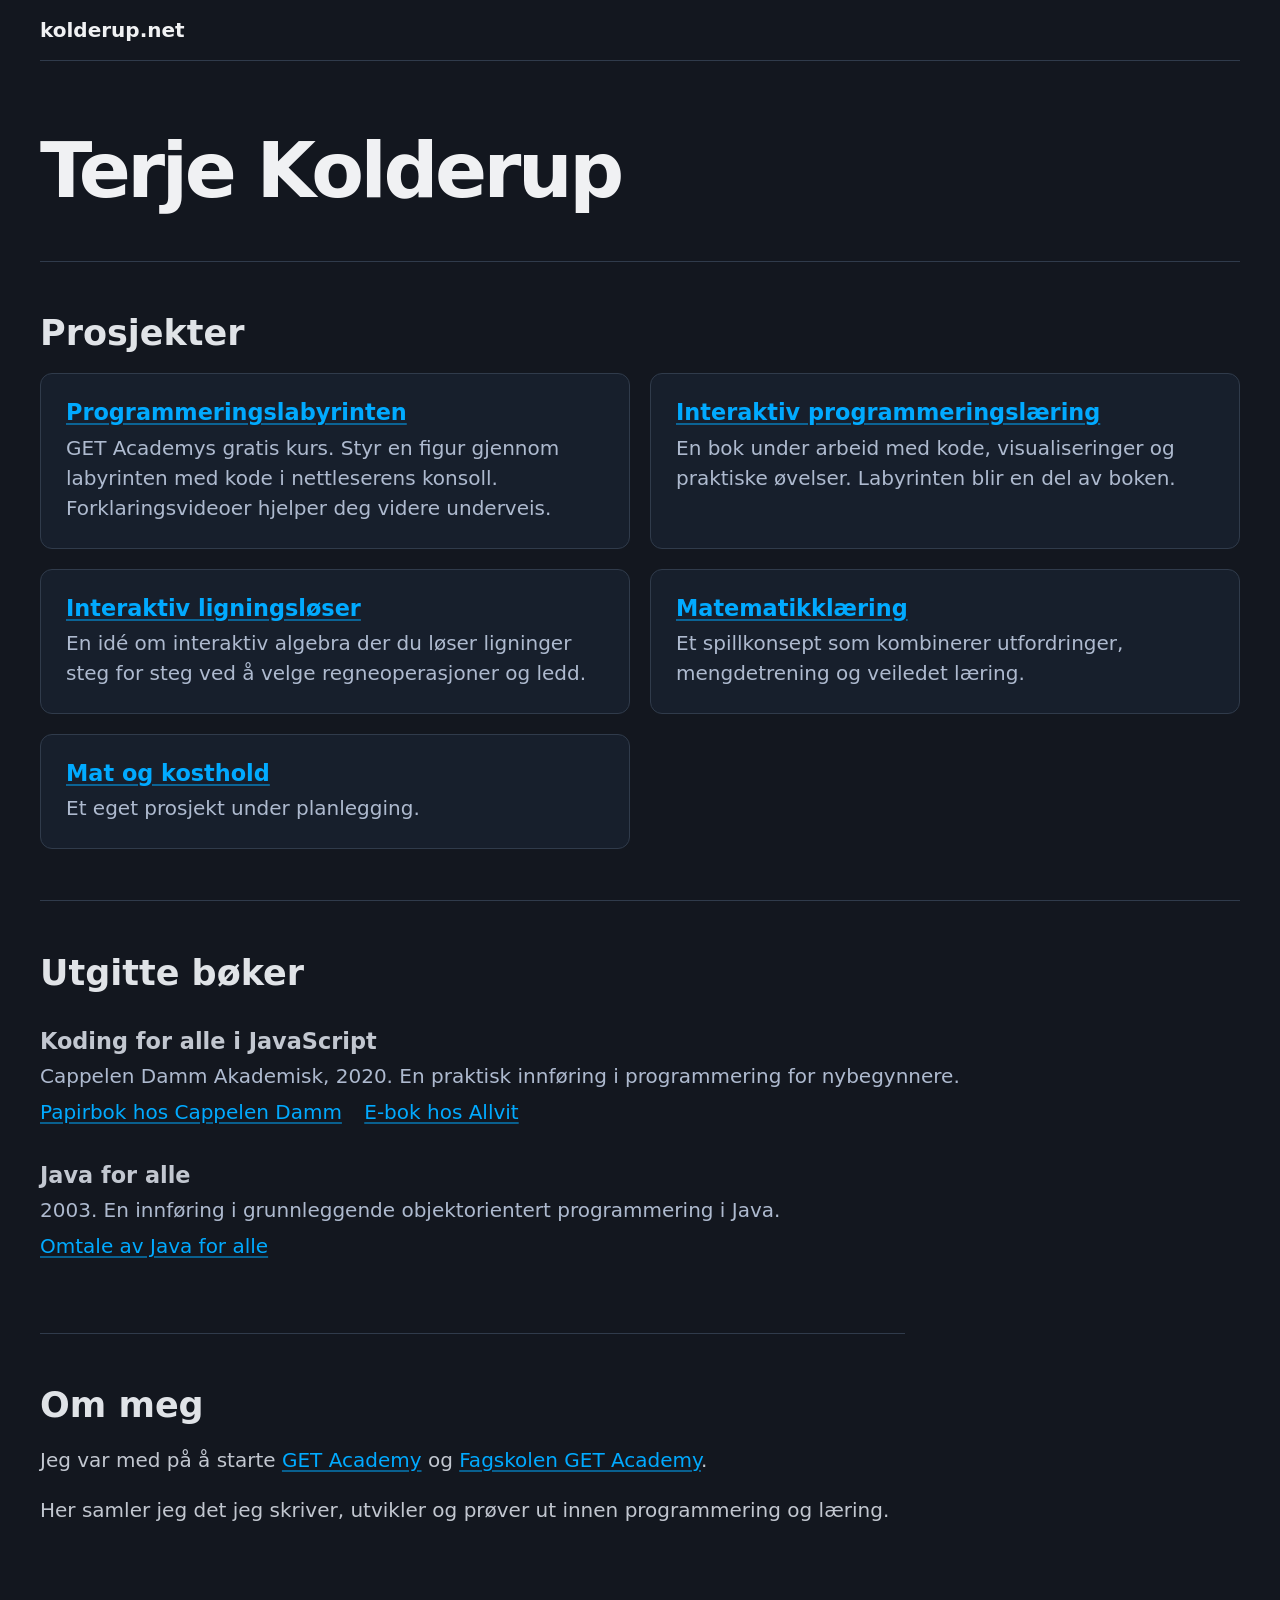
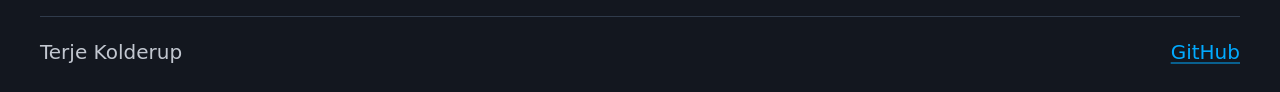
<file: docs/index.html>
<!DOCTYPE html>
<html lang="nb" data-theme="dark">
<head>
  <meta charset="utf-8">
  <meta name="viewport" content="width=device-width, initial-scale=1">
  <meta name="description" content="Terje Kolderups personlige nettside med bøker, programmeringsprosjekter og et laboratorium for matematikklæring.">
  <title>Terje Kolderup</title>
  <link rel="stylesheet" href="assets/pico.classless.min.css">
  <link rel="stylesheet" href="assets/site.css">
</head>
<body>
  <a class="skip-link" href="#innhold">Hopp til innhold</a>
  <header class="site-header">
    <span class="site-name">kolderup.net</span>
  </header>

  <main id="innhold" tabindex="-1">
    <h1 class="home-title">Terje Kolderup</h1>

    <section class="content-section" id="prosjekter">
      <h2>Prosjekter</h2>
      <div class="project-grid">
        <article>
          <h3><a href="https://getacademy.github.io/gratiskurs/">Programmeringslabyrinten</a></h3>
          <p>GET Academys gratis kurs. Styr en figur gjennom labyrinten med kode i nettleserens konsoll. Forklaringsvideoer hjelper deg videre underveis.</p>
        </article>
        <article>
          <h3><a href="bok/">Interaktiv programmeringslæring</a></h3>
          <p>En bok under arbeid med kode, visualiseringer og praktiske øvelser. Labyrinten blir en del av boken.</p>
        </article>
        <article>
          <h3><a href="equations/">Interaktiv ligningsløser</a></h3>
          <p>En idé om interaktiv algebra der du løser ligninger steg for steg ved å velge regneoperasjoner og ledd.</p>
        </article>
        <article>
          <h3><a href="matte/">Matematikklæring</a></h3>
          <p>Et spillkonsept som kombinerer utfordringer, mengdetrening og veiledet læring.</p>
        </article>
        <article>
          <h3><a href="mat/">Mat og kosthold</a></h3>
          <p>Et eget prosjekt under planlegging.</p>
        </article>
      </div>
    </section>

    <section class="content-section" id="boker">
      <h2>Utgitte bøker</h2>
      <ul class="book-list">
        <li>
          <h3>Koding for alle i JavaScript</h3>
          <p>Cappelen Damm Akademisk, 2020. En praktisk innføring i programmering for nybegynnere.</p>
          <a href="https://www.cappelendamm.no/boker/koding-for-alle-i-javascript-terje-kolderup-9788202661243">Papirbok hos Cappelen Damm</a>
          <a href="https://allvit.no/bok/9788202679699-koding-for-alle-i-javascript-terje-kolderup-9788202661243/om">E-bok hos Allvit</a>
        </li>
        <li>
          <h3>Java for alle</h3>
          <p>2003. En innføring i grunnleggende objektorientert programmering i Java.</p>
          <!-- Bytt denne adressen med en åpen PDF-lenke når den er tilgjengelig. -->
          <a href="https://www.toptal.com/developers/resume/terje-kolderup">Omtale av Java for alle</a>
        </li>
      </ul>
    </section>

    <section class="content-section reading-width" id="om-meg">
      <h2>Om meg</h2>
      <p>Jeg var med på å starte <a href="https://getacademy.no/omoss">GET Academy</a> og <a href="https://getacademy.no/fagskole-intro">Fagskolen GET Academy</a>.</p>
      <p>Her samler jeg det jeg skriver, utvikler og prøver ut innen programmering og læring.</p>
    </section>
  </main>

  <footer class="site-footer">
    <ul>
      <li>Terje Kolderup</li>
      <li><a href="https://github.com/terjekol">GitHub</a></li>
    </ul>
  </footer>
</body>
</html>
</file>
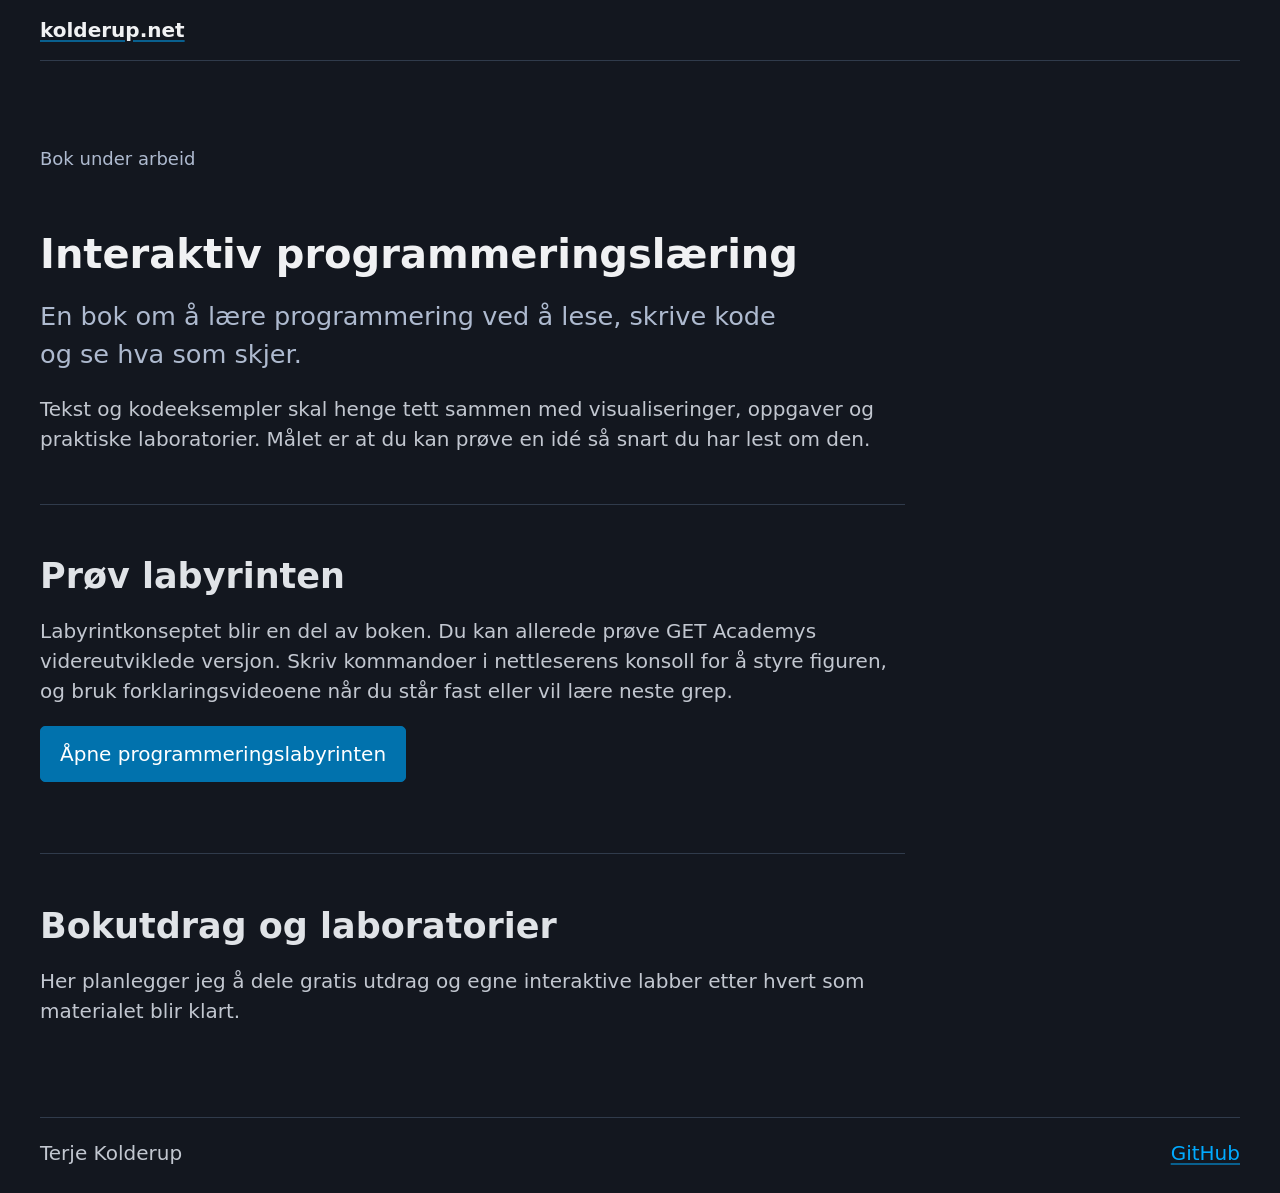
<file: docs/bok/index.html>
<!DOCTYPE html>
<html lang="nb" data-theme="dark">
<head>
  <meta charset="utf-8">
  <meta name="viewport" content="width=device-width, initial-scale=1">
  <meta name="description" content="Terje Kolderup skriver en bok om å lære programmering med kode, visualiseringer og praktiske oppgaver.">
  <title>Interaktiv programmeringslæring | Terje Kolderup</title>
  <link rel="stylesheet" href="../assets/pico.classless.min.css">
  <link rel="stylesheet" href="../assets/site.css">
</head>
<body>
  <a class="skip-link" href="#innhold">Hopp til innhold</a>
  <header class="site-header">
    <a class="site-name" href="../">kolderup.net</a>
  </header>

  <main id="innhold" tabindex="-1">
    <div class="page-intro reading-width">
      <p class="page-status">Bok under arbeid</p>
      <h1>Interaktiv programmeringslæring</h1>
      <p class="intro">En bok om å lære programmering ved å lese, skrive kode og se hva som skjer.</p>
      <p>Tekst og kodeeksempler skal henge tett sammen med visualiseringer, oppgaver og praktiske laboratorier. Målet er at du kan prøve en idé så snart du har lest om den.</p>
    </div>
    <section class="content-section reading-width">
      <h2>Prøv labyrinten</h2>
      <p>Labyrintkonseptet blir en del av boken. Du kan allerede prøve GET Academys videreutviklede versjon. Skriv kommandoer i nettleserens konsoll for å styre figuren, og bruk forklaringsvideoene når du står fast eller vil lære neste grep.</p>
      <p><a href="https://getacademy.github.io/gratiskurs/" class="primary-link">Åpne programmeringslabyrinten</a></p>
    </section>
    <section class="content-section reading-width">
      <h2>Bokutdrag og laboratorier</h2>
      <p>Her planlegger jeg å dele gratis utdrag og egne interaktive labber etter hvert som materialet blir klart.</p>
    </section>
  </main>

  <footer class="site-footer">
    <ul>
      <li>Terje Kolderup</li>
      <li><a href="https://github.com/terjekol">GitHub</a></li>
    </ul>
  </footer>
</body>
</html>
</file>
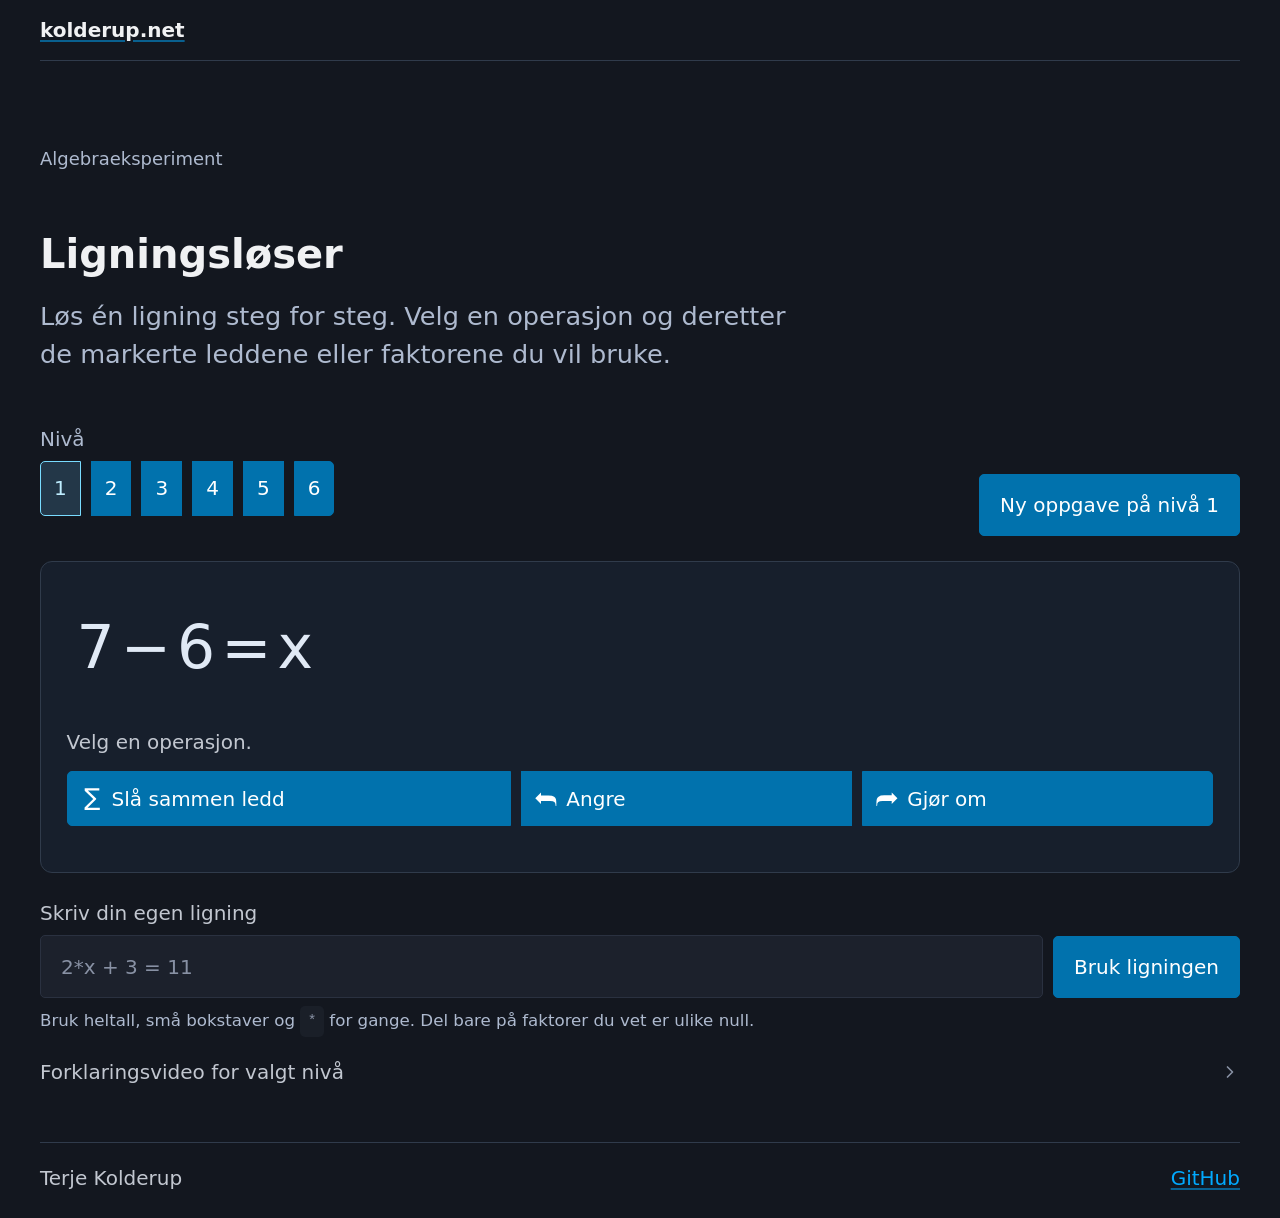
<file: docs/equations/index.html>
<!DOCTYPE html>
<html lang="nb" data-theme="dark">
<head>
  <meta charset="utf-8">
  <meta name="viewport" content="width=device-width, initial-scale=1">
  <meta name="description" content="Et interaktivt algebraeksperiment der du løser ligninger steg for steg.">
  <title>Ligningsløser | Terje Kolderup</title>
  <link rel="stylesheet" href="../assets/pico.classless.min.css">
  <link rel="stylesheet" href="../assets/site.css">
  <link rel="stylesheet" href="solver.css">
  <script type="module" src="solver.js"></script>
</head>
<body>
  <a class="skip-link" href="#innhold">Hopp til innhold</a>
  <header class="site-header">
    <a class="site-name" href="../">kolderup.net</a>
  </header>

  <main id="innhold" tabindex="-1">
    <div class="page-intro reading-width">
      <p class="page-status">Algebraeksperiment</p>
      <h1>Ligningsløser</h1>
      <p class="intro">Løs én ligning steg for steg. Velg en operasjon og deretter de markerte leddene eller faktorene du vil bruke.</p>
    </div>

    <noscript><p>Slå på JavaScript for å bruke ligningsløseren.</p></noscript>
    <section id="app" aria-label="Interaktiv ligningsløser" hidden>
      <div class="exercise-controls">
        <div>
          <p id="level-label">Nivå</p>
          <div id="solver-levels" class="solver-buttons" role="group" aria-labelledby="level-label"></div>
        </div>
        <button type="button" class="secondary outline" id="new-exercise">Ny oppgave</button>
      </div>

      <div class="solver-workspace">
        <div id="mathContent" class="math" tabindex="-1" role="group"></div>
        <p id="solver-message" role="status"></p>
        <div id="solver-menu" class="solver-buttons" role="group" aria-label="Operasjoner"></div>
      </div>
      <details id="history-panel" hidden>
        <summary>Regnehistorikk</summary>
        <ol id="solver-history"></ol>
      </details>

      <form id="custom-exercise">
        <label for="equation">Skriv din egen ligning</label>
        <div class="exercise-entry">
          <input type="text" id="equation" name="equation" maxlength="120"
            placeholder="2*x + 3 = 11" aria-describedby="equation-help"
            autocomplete="off" spellcheck="false" autocapitalize="off">
          <button type="submit">Bruk ligningen</button>
        </div>
        <small id="equation-help">Bruk heltall, små bokstaver og <code>*</code> for gange. Del bare på faktorer du vet er ulike null.</small>
      </form>
      <details id="solver-video">
        <summary>Forklaringsvideo for valgt nivå</summary>
      </details>
    </section>
  </main>

  <footer class="site-footer">
    <ul>
      <li>Terje Kolderup</li>
      <li><a href="https://github.com/terjekol">GitHub</a></li>
    </ul>
  </footer>
</body>
</html>
</file>
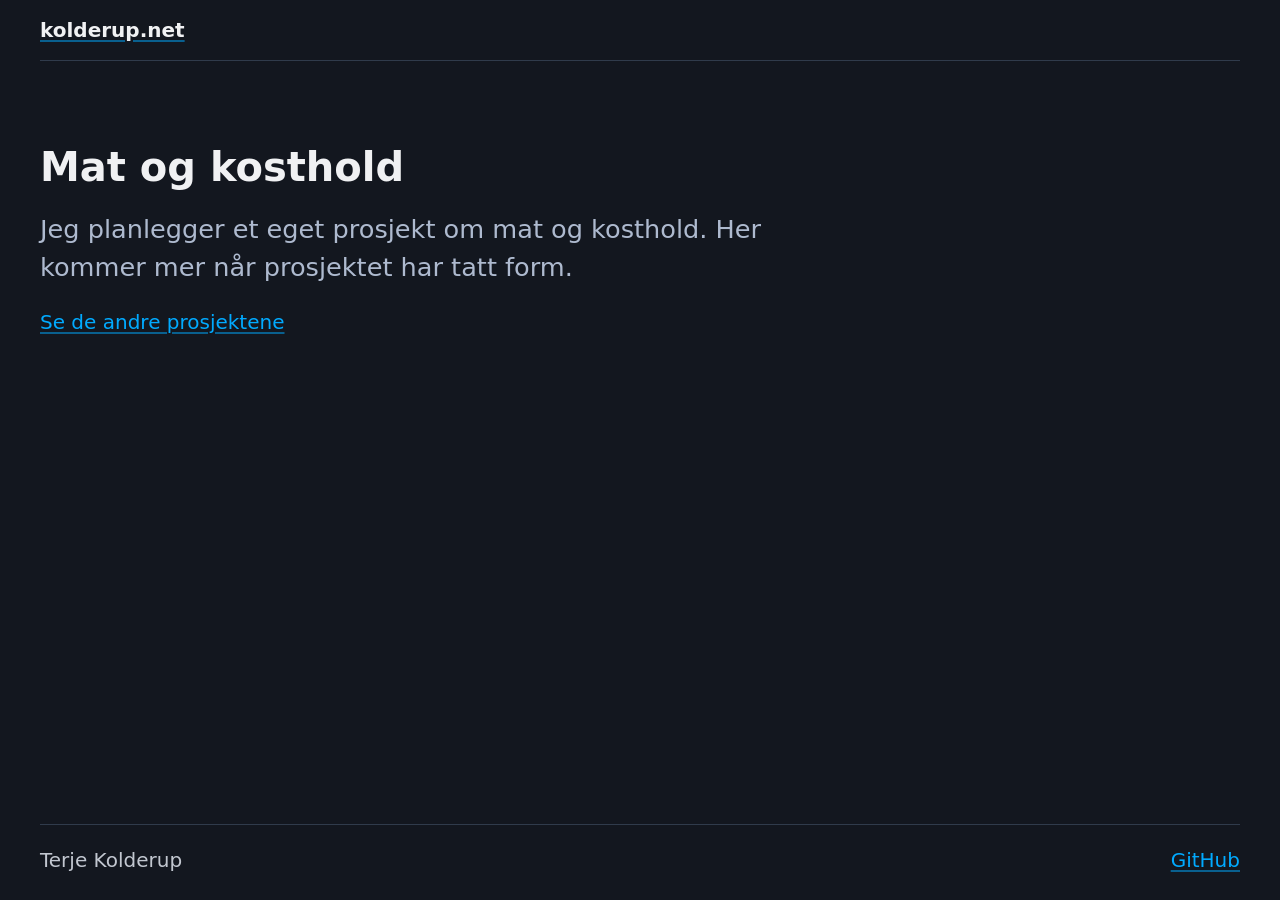
<file: docs/mat/index.html>
<!DOCTYPE html>
<html lang="nb" data-theme="dark">
<head>
  <meta charset="utf-8">
  <meta name="viewport" content="width=device-width, initial-scale=1">
  <meta name="description" content="Terje Kolderups prosjekt om mat og kosthold er under planlegging.">
  <title>Mat og kosthold | Terje Kolderup</title>
  <link rel="stylesheet" href="../assets/pico.classless.min.css">
  <link rel="stylesheet" href="../assets/site.css">
</head>
<body>
  <a class="skip-link" href="#innhold">Hopp til innhold</a>
  <header class="site-header">
    <a class="site-name" href="../">kolderup.net</a>
  </header>

  <main id="innhold" tabindex="-1">
    <div class="page-intro reading-width">
      <h1>Mat og kosthold</h1>
      <p class="intro">Jeg planlegger et eget prosjekt om mat og kosthold. Her kommer mer når prosjektet har tatt form.</p>
      <p><a href="../#prosjekter">Se de andre prosjektene</a></p>
    </div>
  </main>

  <footer class="site-footer">
    <ul>
      <li>Terje Kolderup</li>
      <li><a href="https://github.com/terjekol">GitHub</a></li>
    </ul>
  </footer>
</body>
</html>
</file>
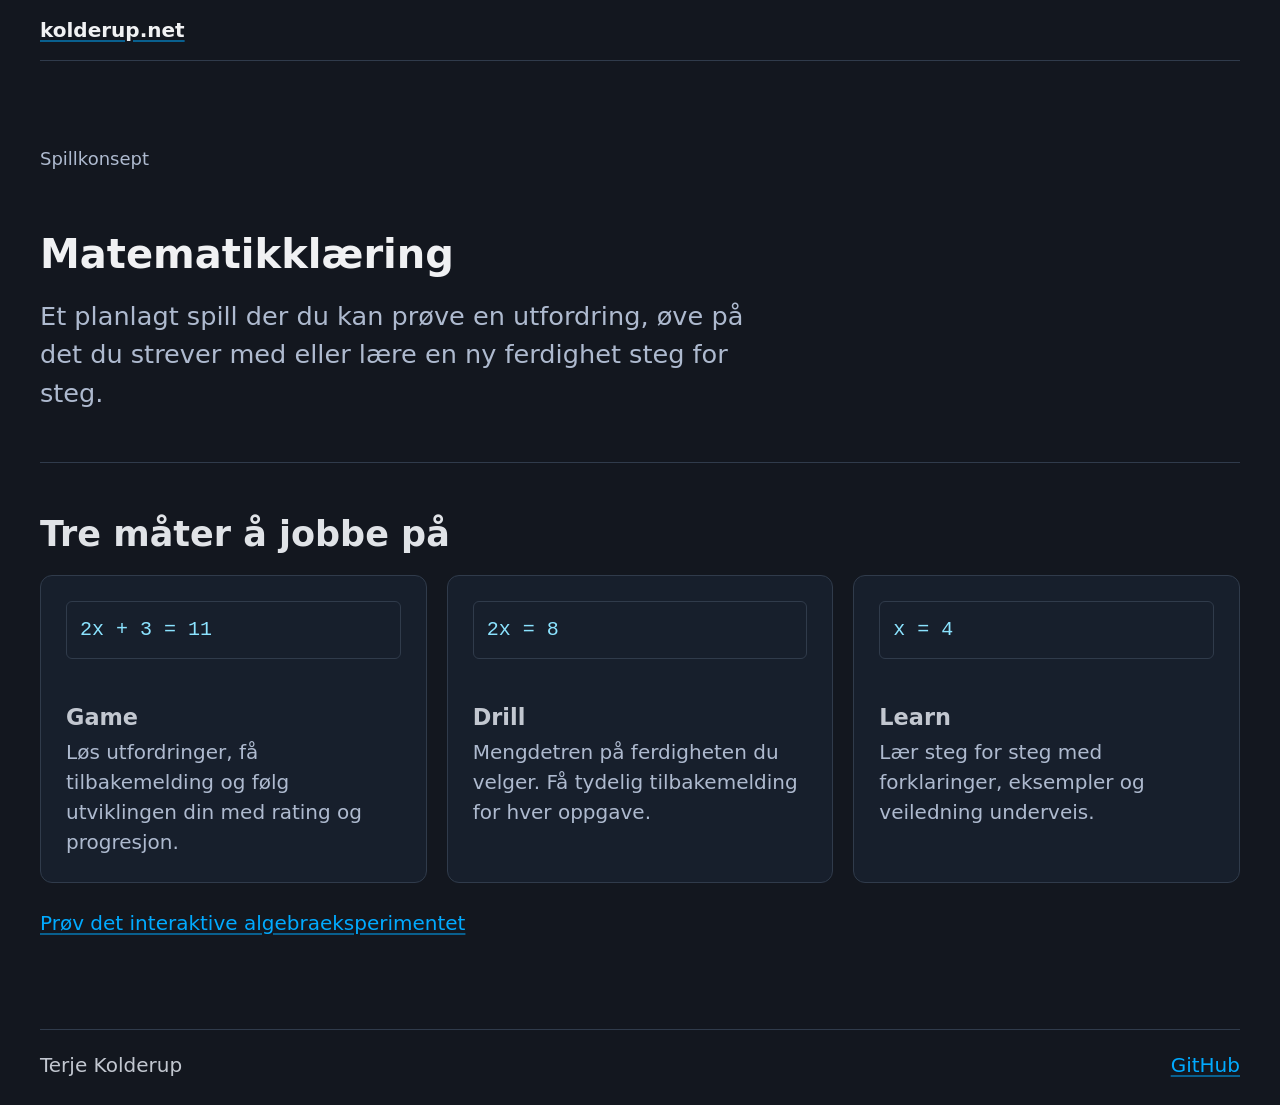
<file: docs/matte/index.html>
<!DOCTYPE html>
<html lang="nb" data-theme="dark">
<head>
  <meta charset="utf-8">
  <meta name="viewport" content="width=device-width, initial-scale=1">
  <meta name="description" content="Et konsept for matematikklæring med tre moduser: Game, Drill og Learn.">
  <title>Matematikklæring | Terje Kolderup</title>
  <link rel="stylesheet" href="../assets/pico.classless.min.css">
  <link rel="stylesheet" href="../assets/site.css">
</head>
<body>
  <a class="skip-link" href="#innhold">Hopp til innhold</a>
  <header class="site-header">
    <a class="site-name" href="../">kolderup.net</a>
  </header>

  <main id="innhold" tabindex="-1">
    <div class="page-intro reading-width">
      <p class="page-status">Spillkonsept</p>
      <h1>Matematikklæring</h1>
      <p class="intro">Et planlagt spill der du kan prøve en utfordring, øve på det du strever med eller lære en ny ferdighet steg for steg.</p>
    </div>
    <section class="content-section">
      <h2>Tre måter å jobbe på</h2>
      <div class="mode-grid">
        <article>
          <p class="mode-example" aria-hidden="true">2x + 3 = 11</p>
          <h3 lang="en">Game</h3>
          <p>Løs utfordringer, få tilbakemelding og følg utviklingen din med rating og progresjon.</p>
        </article>
        <article>
          <p class="mode-example" aria-hidden="true">2x = 8</p>
          <h3 lang="en">Drill</h3>
          <p>Mengdetren på ferdigheten du velger. Få tydelig tilbakemelding for hver oppgave.</p>
        </article>
        <article>
          <p class="mode-example" aria-hidden="true">x = 4</p>
          <h3 lang="en">Learn</h3>
          <p>Lær steg for steg med forklaringer, eksempler og veiledning underveis.</p>
        </article>
      </div>
      <p><a href="../equations/">Prøv det interaktive algebraeksperimentet</a></p>
    </section>
  </main>

  <footer class="site-footer">
    <ul>
      <li>Terje Kolderup</li>
      <li><a href="https://github.com/terjekol">GitHub</a></li>
    </ul>
  </footer>
</body>
</html>
</file>
<file: docs/assets/site.css>
:root {
  --site-line: #303b4b;
  --site-muted: #aebacf;
  --site-surface: #171f2c;
}

body {
  display: flex;
  flex-direction: column;
  min-height: 100vh;
}

body > main {
  flex: 1;
}

body > .site-header {
  border-bottom: 1px solid var(--site-line);
  padding-block: 0.75rem;
}

.site-name {
  color: var(--pico-h1-color);
  font-weight: 700;
}

:focus-visible {
  outline: 3px solid #79dcff;
  outline-offset: 3px;
}

.skip-link {
  position: absolute;
  z-index: 1;
  top: 0.75rem;
  left: 0.75rem;
  padding: 0.65rem 1rem;
  background: var(--pico-background-color);
  transform: translateY(-200%);
}

.skip-link:focus {
  transform: none;
}

.home-title {
  margin-block: clamp(1.25rem, 4vw, 2.5rem);
  font-size: clamp(2.75rem, 6vw, 4.75rem);
  line-height: 1.04;
  letter-spacing: -0.045em;
}

.intro {
  max-width: 46ch;
  color: var(--site-muted);
  font-size: clamp(1.15rem, 2vw, 1.35rem);
}

.content-section {
  padding-block: clamp(1.6rem, 4vw, 2.8rem);
  border-top: 1px solid var(--site-line);
  margin-bottom: 0;
}

.project-grid,
.mode-grid {
  display: grid;
  gap: 1rem;
}

.project-grid article,
.mode-grid article {
  margin: 0;
  padding: 1.25rem;
  border: 1px solid var(--site-line);
  border-radius: 0.6rem;
  background: var(--site-surface);
  box-shadow: none;
}

.project-grid h3,
.mode-grid h3,
.book-list h3 {
  margin-bottom: 0.35rem;
  font-size: 1.12rem;
}

.project-grid p,
.mode-grid p,
.book-list p {
  margin-bottom: 0;
  color: var(--site-muted);
}

.book-list {
  margin-bottom: 0;
  padding-left: 0;
}

.book-list li {
  list-style: none;
  padding-block: 0.75rem;
}

.book-list a {
  display: inline-block;
  margin: 0.3rem 0.8rem 0 0;
}

.reading-width {
  max-width: 68ch;
}

.page-intro {
  padding-block: clamp(1.5rem, 5vw, 3.5rem) 1.5rem;
}

.page-intro h1 {
  overflow-wrap: break-word;
}

.page-status {
  margin-bottom: 0.4rem;
  color: var(--site-muted);
  font-size: 0.9rem;
}

.mode-grid {
  margin-bottom: 1.25rem;
}

.mode-grid .mode-example {
  margin-bottom: 0.9rem;
  padding: 0.65rem;
  border: 1px solid var(--site-line);
  border-radius: 0.3rem;
  color: #8be3ff;
  font-family: var(--pico-font-family-monospace);
}

.site-footer {
  border-top: 1px solid var(--site-line);
  color: var(--site-muted);
}

.site-footer ul {
  display: flex;
  justify-content: space-between;
  gap: 1rem;
  margin: 0;
  padding: 0;
}

.site-footer li {
  list-style: none;
}

@media (min-width: 768px) {
  .project-grid {
    grid-template-columns: repeat(2, minmax(0, 1fr));
  }

  .mode-grid {
    grid-template-columns: repeat(3, minmax(0, 1fr));
  }
}

.primary-link {
  display: inline-block;
  padding: 0.6rem 0.95rem;
  border: 1px solid var(--pico-primary-border);
  border-radius: var(--pico-border-radius);
  background: var(--pico-primary-background);
  color: var(--pico-primary-inverse);
  text-decoration: none;
}

.primary-link:hover {
  border-color: var(--pico-primary-hover-border);
  background: var(--pico-primary-hover-background);
  color: var(--pico-primary-inverse);
}
</file>
<file: docs/equations/solver.css>
#app {
  display: grid;
  gap: 1.25rem;
}

#app[hidden],
#app [hidden] {
  display: none;
}

.exercise-controls,
.exercise-entry,
.solver-buttons {
  display: flex;
  flex-wrap: wrap;
  align-items: end;
  gap: 0.5rem;
}

.exercise-controls {
  justify-content: space-between;
}

#level-label {
  margin-bottom: 0.35rem;
  color: var(--site-muted);
}

#app button {
  min-height: 2.75rem;
  width: auto;
  margin: 0;
}

.solver-buttons button {
  display: inline-flex;
  align-items: center;
  gap: 0.45rem;
  padding: 0.45rem 0.65rem;
}

.solver-buttons button[aria-pressed="true"] {
  color: #bfeeff;
  border-color: #79dcff;
  background: #233748;
}

.solver-workspace {
  min-width: 0;
  padding: clamp(0.75rem, 2vw, 1.5rem);
  border: 1px solid var(--site-line);
  border-radius: 0.6rem;
  background: var(--site-surface);
}

.math {
  display: flex;
  min-height: 6rem;
  padding: 0.5rem;
  overflow-x: auto;
  color: #e0e9f5;
  font-size: clamp(1.65rem, 5vw, 3rem);
}

.math .flex {
  display: inline-flex;
  align-items: center;
  gap: 0.1em;
}

.math .vertical {
  flex-direction: column;
}

.math .fraction {
  width: 100%;
  border-bottom: 2px solid currentColor;
}

#app .term {
  padding: 0 0.12em;
  border: 1px solid #79dcff;
  border-radius: 0.2em;
  background: #233748;
  color: #bfeeff;
  font-size: inherit;
}

#app .term:hover {
  background: #324c65;
}

#solver-message {
  margin-block: 0.7rem;
}

#solver-message.error {
  color: #ffb5a6;
}

.svgIcon {
  width: 1.1em;
  height: 1.1em;
  flex: none;
  fill: currentColor;
}

#solver-history {
  font-family: var(--pico-font-family-monospace);
  overflow-wrap: anywhere;
}

#solver-history [aria-current="step"] {
  font-weight: 700;
  color: #bfeeff;
}

.exercise-entry input {
  flex: 1 1 13rem;
  margin-bottom: 0;
}

#equation-help {
  display: block;
  margin-top: 0.4rem;
  color: var(--site-muted);
}

#solver-video iframe {
  display: block;
  width: min(100%, 35rem);
  aspect-ratio: 16 / 9;
  border: 0;
}
</file>
<file: docs/assets/pico.classless.min.css>
@charset "UTF-8";/*!
 * Pico CSS ✨ v2.1.1 (https://picocss.com)
 * Copyright 2019-2025 - Licensed under MIT
 */:host,:root{--pico-font-family-emoji:"Apple Color Emoji","Segoe UI Emoji","Segoe UI Symbol","Noto Color Emoji";--pico-font-family-sans-serif:system-ui,"Segoe UI",Roboto,Oxygen,Ubuntu,Cantarell,Helvetica,Arial,"Helvetica Neue",sans-serif,var(--pico-font-family-emoji);--pico-font-family-monospace:ui-monospace,SFMono-Regular,"SF Mono",Menlo,Consolas,"Liberation Mono",monospace,var(--pico-font-family-emoji);--pico-font-family:var(--pico-font-family-sans-serif);--pico-line-height:1.5;--pico-font-weight:400;--pico-font-size:100%;--pico-text-underline-offset:0.1rem;--pico-border-radius:0.25rem;--pico-border-width:0.0625rem;--pico-outline-width:0.125rem;--pico-transition:0.2s ease-in-out;--pico-spacing:1rem;--pico-typography-spacing-vertical:1rem;--pico-block-spacing-vertical:var(--pico-spacing);--pico-block-spacing-horizontal:var(--pico-spacing);--pico-form-element-spacing-vertical:0.75rem;--pico-form-element-spacing-horizontal:1rem;--pico-group-box-shadow:0 0 0 rgba(0, 0, 0, 0);--pico-group-box-shadow-focus-with-button:0 0 0 var(--pico-outline-width) var(--pico-primary-focus);--pico-group-box-shadow-focus-with-input:0 0 0 0.0625rem var(--pico-form-element-border-color);--pico-modal-overlay-backdrop-filter:blur(0.375rem);--pico-nav-element-spacing-vertical:1rem;--pico-nav-element-spacing-horizontal:0.5rem;--pico-nav-link-spacing-vertical:0.5rem;--pico-nav-link-spacing-horizontal:0.5rem;--pico-nav-breadcrumb-divider:">";--pico-icon-checkbox:url("data:image/svg+xml,%3Csvg xmlns='http://www.w3.org/2000/svg' width='24' height='24' viewBox='0 0 24 24' fill='none' stroke='rgb(255, 255, 255)' stroke-width='4' stroke-linecap='round' stroke-linejoin='round'%3E%3Cpolyline points='20 6 9 17 4 12'%3E%3C/polyline%3E%3C/svg%3E");--pico-icon-minus:url("data:image/svg+xml,%3Csvg xmlns='http://www.w3.org/2000/svg' width='24' height='24' viewBox='0 0 24 24' fill='none' stroke='rgb(255, 255, 255)' stroke-width='4' stroke-linecap='round' stroke-linejoin='round'%3E%3Cline x1='5' y1='12' x2='19' y2='12'%3E%3C/line%3E%3C/svg%3E");--pico-icon-chevron:url("data:image/svg+xml,%3Csvg xmlns='http://www.w3.org/2000/svg' width='24' height='24' viewBox='0 0 24 24' fill='none' stroke='rgb(136, 145, 164)' stroke-width='2' stroke-linecap='round' stroke-linejoin='round'%3E%3Cpolyline points='6 9 12 15 18 9'%3E%3C/polyline%3E%3C/svg%3E");--pico-icon-date:url("data:image/svg+xml,%3Csvg xmlns='http://www.w3.org/2000/svg' width='24' height='24' viewBox='0 0 24 24' fill='none' stroke='rgb(136, 145, 164)' stroke-width='2' stroke-linecap='round' stroke-linejoin='round'%3E%3Crect x='3' y='4' width='18' height='18' rx='2' ry='2'%3E%3C/rect%3E%3Cline x1='16' y1='2' x2='16' y2='6'%3E%3C/line%3E%3Cline x1='8' y1='2' x2='8' y2='6'%3E%3C/line%3E%3Cline x1='3' y1='10' x2='21' y2='10'%3E%3C/line%3E%3C/svg%3E");--pico-icon-time:url("data:image/svg+xml,%3Csvg xmlns='http://www.w3.org/2000/svg' width='24' height='24' viewBox='0 0 24 24' fill='none' stroke='rgb(136, 145, 164)' stroke-width='2' stroke-linecap='round' stroke-linejoin='round'%3E%3Ccircle cx='12' cy='12' r='10'%3E%3C/circle%3E%3Cpolyline points='12 6 12 12 16 14'%3E%3C/polyline%3E%3C/svg%3E");--pico-icon-search:url("data:image/svg+xml,%3Csvg xmlns='http://www.w3.org/2000/svg' width='24' height='24' viewBox='0 0 24 24' fill='none' stroke='rgb(136, 145, 164)' stroke-width='1.5' stroke-linecap='round' stroke-linejoin='round'%3E%3Ccircle cx='11' cy='11' r='8'%3E%3C/circle%3E%3Cline x1='21' y1='21' x2='16.65' y2='16.65'%3E%3C/line%3E%3C/svg%3E");--pico-icon-close:url("data:image/svg+xml,%3Csvg xmlns='http://www.w3.org/2000/svg' width='24' height='24' viewBox='0 0 24 24' fill='none' stroke='rgb(136, 145, 164)' stroke-width='3' stroke-linecap='round' stroke-linejoin='round'%3E%3Cline x1='18' y1='6' x2='6' y2='18'%3E%3C/line%3E%3Cline x1='6' y1='6' x2='18' y2='18'%3E%3C/line%3E%3C/svg%3E");--pico-icon-loading:url("data:image/svg+xml,%3Csvg fill='none' height='24' width='24' viewBox='0 0 24 24' xmlns='http://www.w3.org/2000/svg' %3E%3Cstyle%3E g %7B animation: rotate 2s linear infinite; transform-origin: center center; %7D circle %7B stroke-dasharray: 75,100; stroke-dashoffset: -5; animation: dash 1.5s ease-in-out infinite; stroke-linecap: round; %7D @keyframes rotate %7B 0%25 %7B transform: rotate(0deg); %7D 100%25 %7B transform: rotate(360deg); %7D %7D @keyframes dash %7B 0%25 %7B stroke-dasharray: 1,100; stroke-dashoffset: 0; %7D 50%25 %7B stroke-dasharray: 44.5,100; stroke-dashoffset: -17.5; %7D 100%25 %7B stroke-dasharray: 44.5,100; stroke-dashoffset: -62; %7D %7D %3C/style%3E%3Cg%3E%3Ccircle cx='12' cy='12' r='10' fill='none' stroke='rgb(136, 145, 164)' stroke-width='4' /%3E%3C/g%3E%3C/svg%3E")}@media (min-width:576px){:host,:root{--pico-font-size:106.25%}}@media (min-width:768px){:host,:root{--pico-font-size:112.5%}}@media (min-width:1024px){:host,:root{--pico-font-size:118.75%}}@media (min-width:1280px){:host,:root{--pico-font-size:125%}}@media (min-width:1536px){:host,:root{--pico-font-size:131.25%}}a{--pico-text-decoration:underline}small{--pico-font-size:0.875em}h1,h2,h3,h4,h5,h6{--pico-font-weight:700}h1{--pico-font-size:2rem;--pico-line-height:1.125;--pico-typography-spacing-top:3rem}h2{--pico-font-size:1.75rem;--pico-line-height:1.15;--pico-typography-spacing-top:2.625rem}h3{--pico-font-size:1.5rem;--pico-line-height:1.175;--pico-typography-spacing-top:2.25rem}h4{--pico-font-size:1.25rem;--pico-line-height:1.2;--pico-typography-spacing-top:1.874rem}h5{--pico-font-size:1.125rem;--pico-line-height:1.225;--pico-typography-spacing-top:1.6875rem}h6{--pico-font-size:1rem;--pico-line-height:1.25;--pico-typography-spacing-top:1.5rem}tfoot td,tfoot th,thead td,thead th{--pico-font-weight:600;--pico-border-width:0.1875rem}code,kbd,pre,samp{--pico-font-family:var(--pico-font-family-monospace)}kbd{--pico-font-weight:bolder}:where(select,textarea),input:not([type=submit],[type=button],[type=reset],[type=checkbox],[type=radio],[type=file]){--pico-outline-width:0.0625rem}[type=search]{--pico-border-radius:5rem}[type=checkbox],[type=radio]{--pico-border-width:0.125rem}[type=checkbox][role=switch]{--pico-border-width:0.1875rem}[role=search]{--pico-border-radius:5rem}[role=group] [role=button],[role=group] [type=button],[role=group] [type=submit],[role=group] button,[role=search] [role=button],[role=search] [type=button],[role=search] [type=submit],[role=search] button{--pico-form-element-spacing-horizontal:2rem}details summary[role=button]::after{filter:brightness(0) invert(1)}[aria-busy=true]:not(input,select,textarea):is(button,[type=submit],[type=button],[type=reset],[role=button])::before{filter:brightness(0) invert(1)}:host(:not([data-theme=dark])),:root:not([data-theme=dark]),[data-theme=light]{color-scheme:light;--pico-background-color:#fff;--pico-color:#373c44;--pico-text-selection-color:rgba(2, 154, 232, 0.25);--pico-muted-color:#646b79;--pico-muted-border-color:rgb(231, 234, 239.5);--pico-primary:#0172ad;--pico-primary-background:#0172ad;--pico-primary-border:var(--pico-primary-background);--pico-primary-underline:rgba(1, 114, 173, 0.5);--pico-primary-hover:#015887;--pico-primary-hover-background:#02659a;--pico-primary-hover-border:var(--pico-primary-hover-background);--pico-primary-hover-underline:var(--pico-primary-hover);--pico-primary-focus:rgba(2, 154, 232, 0.5);--pico-primary-inverse:#fff;--pico-secondary:#5d6b89;--pico-secondary-background:#525f7a;--pico-secondary-border:var(--pico-secondary-background);--pico-secondary-underline:rgba(93, 107, 137, 0.5);--pico-secondary-hover:#48536b;--pico-secondary-hover-background:#48536b;--pico-secondary-hover-border:var(--pico-secondary-hover-background);--pico-secondary-hover-underline:var(--pico-secondary-hover);--pico-secondary-focus:rgba(93, 107, 137, 0.25);--pico-secondary-inverse:#fff;--pico-contrast:#181c25;--pico-contrast-background:#181c25;--pico-contrast-border:var(--pico-contrast-background);--pico-contrast-underline:rgba(24, 28, 37, 0.5);--pico-contrast-hover:#000;--pico-contrast-hover-background:#000;--pico-contrast-hover-border:var(--pico-contrast-hover-background);--pico-contrast-hover-underline:var(--pico-secondary-hover);--pico-contrast-focus:rgba(93, 107, 137, 0.25);--pico-contrast-inverse:#fff;--pico-box-shadow:0.0145rem 0.029rem 0.174rem rgba(129, 145, 181, 0.01698),0.0335rem 0.067rem 0.402rem rgba(129, 145, 181, 0.024),0.0625rem 0.125rem 0.75rem rgba(129, 145, 181, 0.03),0.1125rem 0.225rem 1.35rem rgba(129, 145, 181, 0.036),0.2085rem 0.417rem 2.502rem rgba(129, 145, 181, 0.04302),0.5rem 1rem 6rem rgba(129, 145, 181, 0.06),0 0 0 0.0625rem rgba(129, 145, 181, 0.015);--pico-h1-color:#2d3138;--pico-h2-color:#373c44;--pico-h3-color:#424751;--pico-h4-color:#4d535e;--pico-h5-color:#5c6370;--pico-h6-color:#646b79;--pico-mark-background-color:rgb(252.5, 230.5, 191.5);--pico-mark-color:#0f1114;--pico-ins-color:rgb(28.5, 105.5, 84);--pico-del-color:rgb(136, 56.5, 53);--pico-blockquote-border-color:var(--pico-muted-border-color);--pico-blockquote-footer-color:var(--pico-muted-color);--pico-button-box-shadow:0 0 0 rgba(0, 0, 0, 0);--pico-button-hover-box-shadow:0 0 0 rgba(0, 0, 0, 0);--pico-table-border-color:var(--pico-muted-border-color);--pico-table-row-stripped-background-color:rgba(111, 120, 135, 0.0375);--pico-code-background-color:rgb(243, 244.5, 246.75);--pico-code-color:#646b79;--pico-code-kbd-background-color:var(--pico-color);--pico-code-kbd-color:var(--pico-background-color);--pico-form-element-background-color:rgb(251, 251.5, 252.25);--pico-form-element-selected-background-color:#dfe3eb;--pico-form-element-border-color:#cfd5e2;--pico-form-element-color:#23262c;--pico-form-element-placeholder-color:var(--pico-muted-color);--pico-form-element-active-background-color:#fff;--pico-form-element-active-border-color:var(--pico-primary-border);--pico-form-element-focus-color:var(--pico-primary-border);--pico-form-element-disabled-opacity:0.5;--pico-form-element-invalid-border-color:rgb(183.5, 105.5, 106.5);--pico-form-element-invalid-active-border-color:rgb(200.25, 79.25, 72.25);--pico-form-element-invalid-focus-color:var(--pico-form-element-invalid-active-border-color);--pico-form-element-valid-border-color:rgb(76, 154.5, 137.5);--pico-form-element-valid-active-border-color:rgb(39, 152.75, 118.75);--pico-form-element-valid-focus-color:var(--pico-form-element-valid-active-border-color);--pico-switch-background-color:#bfc7d9;--pico-switch-checked-background-color:var(--pico-primary-background);--pico-switch-color:#fff;--pico-switch-thumb-box-shadow:0 0 0 rgba(0, 0, 0, 0);--pico-range-border-color:#dfe3eb;--pico-range-active-border-color:#bfc7d9;--pico-range-thumb-border-color:var(--pico-background-color);--pico-range-thumb-color:var(--pico-secondary-background);--pico-range-thumb-active-color:var(--pico-primary-background);--pico-accordion-border-color:var(--pico-muted-border-color);--pico-accordion-active-summary-color:var(--pico-primary-hover);--pico-accordion-close-summary-color:var(--pico-color);--pico-accordion-open-summary-color:var(--pico-muted-color);--pico-card-background-color:var(--pico-background-color);--pico-card-border-color:var(--pico-muted-border-color);--pico-card-box-shadow:var(--pico-box-shadow);--pico-card-sectioning-background-color:rgb(251, 251.5, 252.25);--pico-loading-spinner-opacity:0.5;--pico-modal-overlay-background-color:rgba(232, 234, 237, 0.75);--pico-progress-background-color:#dfe3eb;--pico-progress-color:var(--pico-primary-background);--pico-tooltip-background-color:var(--pico-contrast-background);--pico-tooltip-color:var(--pico-contrast-inverse);--pico-icon-valid:url("data:image/svg+xml,%3Csvg xmlns='http://www.w3.org/2000/svg' width='24' height='24' viewBox='0 0 24 24' fill='none' stroke='rgb(76, 154.5, 137.5)' stroke-width='2' stroke-linecap='round' stroke-linejoin='round'%3E%3Cpolyline points='20 6 9 17 4 12'%3E%3C/polyline%3E%3C/svg%3E");--pico-icon-invalid:url("data:image/svg+xml,%3Csvg xmlns='http://www.w3.org/2000/svg' width='24' height='24' viewBox='0 0 24 24' fill='none' stroke='rgb(200.25, 79.25, 72.25)' stroke-width='2' stroke-linecap='round' stroke-linejoin='round'%3E%3Ccircle cx='12' cy='12' r='10'%3E%3C/circle%3E%3Cline x1='12' y1='8' x2='12' y2='12'%3E%3C/line%3E%3Cline x1='12' y1='16' x2='12.01' y2='16'%3E%3C/line%3E%3C/svg%3E")}:host(:not([data-theme=dark])) input:is([type=submit],[type=button],[type=reset],[type=checkbox],[type=radio],[type=file]),:root:not([data-theme=dark]) input:is([type=submit],[type=button],[type=reset],[type=checkbox],[type=radio],[type=file]),[data-theme=light] input:is([type=submit],[type=button],[type=reset],[type=checkbox],[type=radio],[type=file]){--pico-form-element-focus-color:var(--pico-primary-focus)}@media only screen and (prefers-color-scheme:dark){:host(:not([data-theme])),:root:not([data-theme]){color-scheme:dark;--pico-background-color:rgb(19, 22.5, 30.5);--pico-color:#c2c7d0;--pico-text-selection-color:rgba(1, 170, 255, 0.1875);--pico-muted-color:#7b8495;--pico-muted-border-color:#202632;--pico-primary:#01aaff;--pico-primary-background:#0172ad;--pico-primary-border:var(--pico-primary-background);--pico-primary-underline:rgba(1, 170, 255, 0.5);--pico-primary-hover:#79c0ff;--pico-primary-hover-background:#017fc0;--pico-primary-hover-border:var(--pico-primary-hover-background);--pico-primary-hover-underline:var(--pico-primary-hover);--pico-primary-focus:rgba(1, 170, 255, 0.375);--pico-primary-inverse:#fff;--pico-secondary:#969eaf;--pico-secondary-background:#525f7a;--pico-secondary-border:var(--pico-secondary-background);--pico-secondary-underline:rgba(150, 158, 175, 0.5);--pico-secondary-hover:#b3b9c5;--pico-secondary-hover-background:#5d6b89;--pico-secondary-hover-border:var(--pico-secondary-hover-background);--pico-secondary-hover-underline:var(--pico-secondary-hover);--pico-secondary-focus:rgba(144, 158, 190, 0.25);--pico-secondary-inverse:#fff;--pico-contrast:#dfe3eb;--pico-contrast-background:#eff1f4;--pico-contrast-border:var(--pico-contrast-background);--pico-contrast-underline:rgba(223, 227, 235, 0.5);--pico-contrast-hover:#fff;--pico-contrast-hover-background:#fff;--pico-contrast-hover-border:var(--pico-contrast-hover-background);--pico-contrast-hover-underline:var(--pico-contrast-hover);--pico-contrast-focus:rgba(207, 213, 226, 0.25);--pico-contrast-inverse:#000;--pico-box-shadow:0.0145rem 0.029rem 0.174rem rgba(7, 8.5, 12, 0.01698),0.0335rem 0.067rem 0.402rem rgba(7, 8.5, 12, 0.024),0.0625rem 0.125rem 0.75rem rgba(7, 8.5, 12, 0.03),0.1125rem 0.225rem 1.35rem rgba(7, 8.5, 12, 0.036),0.2085rem 0.417rem 2.502rem rgba(7, 8.5, 12, 0.04302),0.5rem 1rem 6rem rgba(7, 8.5, 12, 0.06),0 0 0 0.0625rem rgba(7, 8.5, 12, 0.015);--pico-h1-color:#f0f1f3;--pico-h2-color:#e0e3e7;--pico-h3-color:#c2c7d0;--pico-h4-color:#b3b9c5;--pico-h5-color:#a4acba;--pico-h6-color:#8891a4;--pico-mark-background-color:#014063;--pico-mark-color:#fff;--pico-ins-color:#62af9a;--pico-del-color:rgb(205.5, 126, 123);--pico-blockquote-border-color:var(--pico-muted-border-color);--pico-blockquote-footer-color:var(--pico-muted-color);--pico-button-box-shadow:0 0 0 rgba(0, 0, 0, 0);--pico-button-hover-box-shadow:0 0 0 rgba(0, 0, 0, 0);--pico-table-border-color:var(--pico-muted-border-color);--pico-table-row-stripped-background-color:rgba(111, 120, 135, 0.0375);--pico-code-background-color:rgb(26, 30.5, 40.25);--pico-code-color:#8891a4;--pico-code-kbd-background-color:var(--pico-color);--pico-code-kbd-color:var(--pico-background-color);--pico-form-element-background-color:rgb(28, 33, 43.5);--pico-form-element-selected-background-color:#2a3140;--pico-form-element-border-color:#2a3140;--pico-form-element-color:#e0e3e7;--pico-form-element-placeholder-color:#8891a4;--pico-form-element-active-background-color:rgb(26, 30.5, 40.25);--pico-form-element-active-border-color:var(--pico-primary-border);--pico-form-element-focus-color:var(--pico-primary-border);--pico-form-element-disabled-opacity:0.5;--pico-form-element-invalid-border-color:rgb(149.5, 74, 80);--pico-form-element-invalid-active-border-color:rgb(183.25, 63.5, 59);--pico-form-element-invalid-focus-color:var(--pico-form-element-invalid-active-border-color);--pico-form-element-valid-border-color:#2a7b6f;--pico-form-element-valid-active-border-color:rgb(22, 137, 105.5);--pico-form-element-valid-focus-color:var(--pico-form-element-valid-active-border-color);--pico-switch-background-color:#333c4e;--pico-switch-checked-background-color:var(--pico-primary-background);--pico-switch-color:#fff;--pico-switch-thumb-box-shadow:0 0 0 rgba(0, 0, 0, 0);--pico-range-border-color:#202632;--pico-range-active-border-color:#2a3140;--pico-range-thumb-border-color:var(--pico-background-color);--pico-range-thumb-color:var(--pico-secondary-background);--pico-range-thumb-active-color:var(--pico-primary-background);--pico-accordion-border-color:var(--pico-muted-border-color);--pico-accordion-active-summary-color:var(--pico-primary-hover);--pico-accordion-close-summary-color:var(--pico-color);--pico-accordion-open-summary-color:var(--pico-muted-color);--pico-card-background-color:#181c25;--pico-card-border-color:var(--pico-card-background-color);--pico-card-box-shadow:var(--pico-box-shadow);--pico-card-sectioning-background-color:rgb(26, 30.5, 40.25);--pico-loading-spinner-opacity:0.5;--pico-modal-overlay-background-color:rgba(7.5, 8.5, 10, 0.75);--pico-progress-background-color:#202632;--pico-progress-color:var(--pico-primary-background);--pico-tooltip-background-color:var(--pico-contrast-background);--pico-tooltip-color:var(--pico-contrast-inverse);--pico-icon-valid:url("data:image/svg+xml,%3Csvg xmlns='http://www.w3.org/2000/svg' width='24' height='24' viewBox='0 0 24 24' fill='none' stroke='rgb(42, 123, 111)' stroke-width='2' stroke-linecap='round' stroke-linejoin='round'%3E%3Cpolyline points='20 6 9 17 4 12'%3E%3C/polyline%3E%3C/svg%3E");--pico-icon-invalid:url("data:image/svg+xml,%3Csvg xmlns='http://www.w3.org/2000/svg' width='24' height='24' viewBox='0 0 24 24' fill='none' stroke='rgb(149.5, 74, 80)' stroke-width='2' stroke-linecap='round' stroke-linejoin='round'%3E%3Ccircle cx='12' cy='12' r='10'%3E%3C/circle%3E%3Cline x1='12' y1='8' x2='12' y2='12'%3E%3C/line%3E%3Cline x1='12' y1='16' x2='12.01' y2='16'%3E%3C/line%3E%3C/svg%3E")}:host(:not([data-theme])) input:is([type=submit],[type=button],[type=reset],[type=checkbox],[type=radio],[type=file]),:root:not([data-theme]) input:is([type=submit],[type=button],[type=reset],[type=checkbox],[type=radio],[type=file]){--pico-form-element-focus-color:var(--pico-primary-focus)}}[data-theme=dark]{color-scheme:dark;--pico-background-color:rgb(19, 22.5, 30.5);--pico-color:#c2c7d0;--pico-text-selection-color:rgba(1, 170, 255, 0.1875);--pico-muted-color:#7b8495;--pico-muted-border-color:#202632;--pico-primary:#01aaff;--pico-primary-background:#0172ad;--pico-primary-border:var(--pico-primary-background);--pico-primary-underline:rgba(1, 170, 255, 0.5);--pico-primary-hover:#79c0ff;--pico-primary-hover-background:#017fc0;--pico-primary-hover-border:var(--pico-primary-hover-background);--pico-primary-hover-underline:var(--pico-primary-hover);--pico-primary-focus:rgba(1, 170, 255, 0.375);--pico-primary-inverse:#fff;--pico-secondary:#969eaf;--pico-secondary-background:#525f7a;--pico-secondary-border:var(--pico-secondary-background);--pico-secondary-underline:rgba(150, 158, 175, 0.5);--pico-secondary-hover:#b3b9c5;--pico-secondary-hover-background:#5d6b89;--pico-secondary-hover-border:var(--pico-secondary-hover-background);--pico-secondary-hover-underline:var(--pico-secondary-hover);--pico-secondary-focus:rgba(144, 158, 190, 0.25);--pico-secondary-inverse:#fff;--pico-contrast:#dfe3eb;--pico-contrast-background:#eff1f4;--pico-contrast-border:var(--pico-contrast-background);--pico-contrast-underline:rgba(223, 227, 235, 0.5);--pico-contrast-hover:#fff;--pico-contrast-hover-background:#fff;--pico-contrast-hover-border:var(--pico-contrast-hover-background);--pico-contrast-hover-underline:var(--pico-contrast-hover);--pico-contrast-focus:rgba(207, 213, 226, 0.25);--pico-contrast-inverse:#000;--pico-box-shadow:0.0145rem 0.029rem 0.174rem rgba(7, 8.5, 12, 0.01698),0.0335rem 0.067rem 0.402rem rgba(7, 8.5, 12, 0.024),0.0625rem 0.125rem 0.75rem rgba(7, 8.5, 12, 0.03),0.1125rem 0.225rem 1.35rem rgba(7, 8.5, 12, 0.036),0.2085rem 0.417rem 2.502rem rgba(7, 8.5, 12, 0.04302),0.5rem 1rem 6rem rgba(7, 8.5, 12, 0.06),0 0 0 0.0625rem rgba(7, 8.5, 12, 0.015);--pico-h1-color:#f0f1f3;--pico-h2-color:#e0e3e7;--pico-h3-color:#c2c7d0;--pico-h4-color:#b3b9c5;--pico-h5-color:#a4acba;--pico-h6-color:#8891a4;--pico-mark-background-color:#014063;--pico-mark-color:#fff;--pico-ins-color:#62af9a;--pico-del-color:rgb(205.5, 126, 123);--pico-blockquote-border-color:var(--pico-muted-border-color);--pico-blockquote-footer-color:var(--pico-muted-color);--pico-button-box-shadow:0 0 0 rgba(0, 0, 0, 0);--pico-button-hover-box-shadow:0 0 0 rgba(0, 0, 0, 0);--pico-table-border-color:var(--pico-muted-border-color);--pico-table-row-stripped-background-color:rgba(111, 120, 135, 0.0375);--pico-code-background-color:rgb(26, 30.5, 40.25);--pico-code-color:#8891a4;--pico-code-kbd-background-color:var(--pico-color);--pico-code-kbd-color:var(--pico-background-color);--pico-form-element-background-color:rgb(28, 33, 43.5);--pico-form-element-selected-background-color:#2a3140;--pico-form-element-border-color:#2a3140;--pico-form-element-color:#e0e3e7;--pico-form-element-placeholder-color:#8891a4;--pico-form-element-active-background-color:rgb(26, 30.5, 40.25);--pico-form-element-active-border-color:var(--pico-primary-border);--pico-form-element-focus-color:var(--pico-primary-border);--pico-form-element-disabled-opacity:0.5;--pico-form-element-invalid-border-color:rgb(149.5, 74, 80);--pico-form-element-invalid-active-border-color:rgb(183.25, 63.5, 59);--pico-form-element-invalid-focus-color:var(--pico-form-element-invalid-active-border-color);--pico-form-element-valid-border-color:#2a7b6f;--pico-form-element-valid-active-border-color:rgb(22, 137, 105.5);--pico-form-element-valid-focus-color:var(--pico-form-element-valid-active-border-color);--pico-switch-background-color:#333c4e;--pico-switch-checked-background-color:var(--pico-primary-background);--pico-switch-color:#fff;--pico-switch-thumb-box-shadow:0 0 0 rgba(0, 0, 0, 0);--pico-range-border-color:#202632;--pico-range-active-border-color:#2a3140;--pico-range-thumb-border-color:var(--pico-background-color);--pico-range-thumb-color:var(--pico-secondary-background);--pico-range-thumb-active-color:var(--pico-primary-background);--pico-accordion-border-color:var(--pico-muted-border-color);--pico-accordion-active-summary-color:var(--pico-primary-hover);--pico-accordion-close-summary-color:var(--pico-color);--pico-accordion-open-summary-color:var(--pico-muted-color);--pico-card-background-color:#181c25;--pico-card-border-color:var(--pico-card-background-color);--pico-card-box-shadow:var(--pico-box-shadow);--pico-card-sectioning-background-color:rgb(26, 30.5, 40.25);--pico-loading-spinner-opacity:0.5;--pico-modal-overlay-background-color:rgba(7.5, 8.5, 10, 0.75);--pico-progress-background-color:#202632;--pico-progress-color:var(--pico-primary-background);--pico-tooltip-background-color:var(--pico-contrast-background);--pico-tooltip-color:var(--pico-contrast-inverse);--pico-icon-valid:url("data:image/svg+xml,%3Csvg xmlns='http://www.w3.org/2000/svg' width='24' height='24' viewBox='0 0 24 24' fill='none' stroke='rgb(42, 123, 111)' stroke-width='2' stroke-linecap='round' stroke-linejoin='round'%3E%3Cpolyline points='20 6 9 17 4 12'%3E%3C/polyline%3E%3C/svg%3E");--pico-icon-invalid:url("data:image/svg+xml,%3Csvg xmlns='http://www.w3.org/2000/svg' width='24' height='24' viewBox='0 0 24 24' fill='none' stroke='rgb(149.5, 74, 80)' stroke-width='2' stroke-linecap='round' stroke-linejoin='round'%3E%3Ccircle cx='12' cy='12' r='10'%3E%3C/circle%3E%3Cline x1='12' y1='8' x2='12' y2='12'%3E%3C/line%3E%3Cline x1='12' y1='16' x2='12.01' y2='16'%3E%3C/line%3E%3C/svg%3E")}[data-theme=dark] input:is([type=submit],[type=button],[type=reset],[type=checkbox],[type=radio],[type=file]){--pico-form-element-focus-color:var(--pico-primary-focus)}[type=checkbox],[type=radio],[type=range],progress{accent-color:var(--pico-primary)}*,::after,::before{box-sizing:border-box;background-repeat:no-repeat}::after,::before{text-decoration:inherit;vertical-align:inherit}:where(:host),:where(:root){-webkit-tap-highlight-color:transparent;-webkit-text-size-adjust:100%;-moz-text-size-adjust:100%;text-size-adjust:100%;background-color:var(--pico-background-color);color:var(--pico-color);font-weight:var(--pico-font-weight);font-size:var(--pico-font-size);line-height:var(--pico-line-height);font-family:var(--pico-font-family);text-underline-offset:var(--pico-text-underline-offset);text-rendering:optimizeLegibility;overflow-wrap:break-word;-moz-tab-size:4;-o-tab-size:4;tab-size:4}body{width:100%;margin:0}main{display:block}body>footer,body>header,body>main{width:100%;margin-right:auto;margin-left:auto;padding:var(--pico-block-spacing-vertical) var(--pico-block-spacing-horizontal)}@media (min-width:576px){body>footer,body>header,body>main{max-width:510px;padding-right:0;padding-left:0}}@media (min-width:768px){body>footer,body>header,body>main{max-width:700px}}@media (min-width:1024px){body>footer,body>header,body>main{max-width:950px}}@media (min-width:1280px){body>footer,body>header,body>main{max-width:1200px}}@media (min-width:1536px){body>footer,body>header,body>main{max-width:1450px}}section{margin-bottom:var(--pico-block-spacing-vertical)}b,strong{font-weight:bolder}sub,sup{position:relative;font-size:.75em;line-height:0;vertical-align:baseline}sub{bottom:-.25em}sup{top:-.5em}address,blockquote,dl,ol,p,pre,table,ul{margin-top:0;margin-bottom:var(--pico-typography-spacing-vertical);color:var(--pico-color);font-style:normal;font-weight:var(--pico-font-weight)}h1,h2,h3,h4,h5,h6{margin-top:0;margin-bottom:var(--pico-typography-spacing-vertical);color:var(--pico-color);font-weight:var(--pico-font-weight);font-size:var(--pico-font-size);line-height:var(--pico-line-height);font-family:var(--pico-font-family)}h1{--pico-color:var(--pico-h1-color)}h2{--pico-color:var(--pico-h2-color)}h3{--pico-color:var(--pico-h3-color)}h4{--pico-color:var(--pico-h4-color)}h5{--pico-color:var(--pico-h5-color)}h6{--pico-color:var(--pico-h6-color)}:where(article,address,blockquote,dl,figure,form,ol,p,pre,table,ul)~:is(h1,h2,h3,h4,h5,h6){margin-top:var(--pico-typography-spacing-top)}p{margin-bottom:var(--pico-typography-spacing-vertical)}hgroup{margin-bottom:var(--pico-typography-spacing-vertical)}hgroup>*{margin-top:0;margin-bottom:0}hgroup>:not(:first-child):last-child{--pico-color:var(--pico-muted-color);--pico-font-weight:unset;font-size:1rem}:where(ol,ul) li{margin-bottom:calc(var(--pico-typography-spacing-vertical) * .25)}:where(dl,ol,ul) :where(dl,ol,ul){margin:0;margin-top:calc(var(--pico-typography-spacing-vertical) * .25)}ul li{list-style:square}mark{padding:.125rem .25rem;background-color:var(--pico-mark-background-color);color:var(--pico-mark-color);vertical-align:baseline}blockquote{display:block;margin:var(--pico-typography-spacing-vertical) 0;padding:var(--pico-spacing);border-right:none;border-left:.25rem solid var(--pico-blockquote-border-color);border-inline-start:0.25rem solid var(--pico-blockquote-border-color);border-inline-end:none}blockquote footer{margin-top:calc(var(--pico-typography-spacing-vertical) * .5);color:var(--pico-blockquote-footer-color)}abbr[title]{border-bottom:1px dotted;text-decoration:none;cursor:help}ins{color:var(--pico-ins-color);text-decoration:none}del{color:var(--pico-del-color)}::-moz-selection{background-color:var(--pico-text-selection-color)}::selection{background-color:var(--pico-text-selection-color)}:where(a:not([role=button])),[role=link]{--pico-color:var(--pico-primary);--pico-background-color:transparent;--pico-underline:var(--pico-primary-underline);outline:0;background-color:var(--pico-background-color);color:var(--pico-color);-webkit-text-decoration:var(--pico-text-decoration);text-decoration:var(--pico-text-decoration);text-decoration-color:var(--pico-underline);text-underline-offset:0.125em;transition:background-color var(--pico-transition),color var(--pico-transition),box-shadow var(--pico-transition),-webkit-text-decoration var(--pico-transition);transition:background-color var(--pico-transition),color var(--pico-transition),text-decoration var(--pico-transition),box-shadow var(--pico-transition);transition:background-color var(--pico-transition),color var(--pico-transition),text-decoration var(--pico-transition),box-shadow var(--pico-transition),-webkit-text-decoration var(--pico-transition)}:where(a:not([role=button])):is([aria-current]:not([aria-current=false]),:hover,:active,:focus),[role=link]:is([aria-current]:not([aria-current=false]),:hover,:active,:focus){--pico-color:var(--pico-primary-hover);--pico-underline:var(--pico-primary-hover-underline);--pico-text-decoration:underline}:where(a:not([role=button])):focus-visible,[role=link]:focus-visible{box-shadow:0 0 0 var(--pico-outline-width) var(--pico-primary-focus)}a[role=button]{display:inline-block}button{margin:0;overflow:visible;font-family:inherit;text-transform:none}[type=button],[type=reset],[type=submit],button{-webkit-appearance:button}[role=button],[type=button],[type=file]::file-selector-button,[type=reset],[type=submit],button{--pico-background-color:var(--pico-primary-background);--pico-border-color:var(--pico-primary-border);--pico-color:var(--pico-primary-inverse);--pico-box-shadow:var(--pico-button-box-shadow, 0 0 0 rgba(0, 0, 0, 0));padding:var(--pico-form-element-spacing-vertical) var(--pico-form-element-spacing-horizontal);border:var(--pico-border-width) solid var(--pico-border-color);border-radius:var(--pico-border-radius);outline:0;background-color:var(--pico-background-color);box-shadow:var(--pico-box-shadow);color:var(--pico-color);font-weight:var(--pico-font-weight);font-size:1rem;line-height:var(--pico-line-height);text-align:center;text-decoration:none;cursor:pointer;-webkit-user-select:none;-moz-user-select:none;user-select:none;transition:background-color var(--pico-transition),border-color var(--pico-transition),color var(--pico-transition),box-shadow var(--pico-transition)}[role=button]:is(:hover,:active,:focus),[role=button]:is([aria-current]:not([aria-current=false])),[type=button]:is(:hover,:active,:focus),[type=button]:is([aria-current]:not([aria-current=false])),[type=file]::file-selector-button:is(:hover,:active,:focus),[type=file]::file-selector-button:is([aria-current]:not([aria-current=false])),[type=reset]:is(:hover,:active,:focus),[type=reset]:is([aria-current]:not([aria-current=false])),[type=submit]:is(:hover,:active,:focus),[type=submit]:is([aria-current]:not([aria-current=false])),button:is(:hover,:active,:focus),button:is([aria-current]:not([aria-current=false])){--pico-background-color:var(--pico-primary-hover-background);--pico-border-color:var(--pico-primary-hover-border);--pico-box-shadow:var(--pico-button-hover-box-shadow, 0 0 0 rgba(0, 0, 0, 0));--pico-color:var(--pico-primary-inverse)}[role=button]:focus,[role=button]:is([aria-current]:not([aria-current=false])):focus,[type=button]:focus,[type=button]:is([aria-current]:not([aria-current=false])):focus,[type=file]::file-selector-button:focus,[type=file]::file-selector-button:is([aria-current]:not([aria-current=false])):focus,[type=reset]:focus,[type=reset]:is([aria-current]:not([aria-current=false])):focus,[type=submit]:focus,[type=submit]:is([aria-current]:not([aria-current=false])):focus,button:focus,button:is([aria-current]:not([aria-current=false])):focus{--pico-box-shadow:var(--pico-button-hover-box-shadow, 0 0 0 rgba(0, 0, 0, 0)),0 0 0 var(--pico-outline-width) var(--pico-primary-focus)}[type=button],[type=reset],[type=submit]{margin-bottom:var(--pico-spacing)}[type=file]::file-selector-button,[type=reset]{--pico-background-color:var(--pico-secondary-background);--pico-border-color:var(--pico-secondary-border);--pico-color:var(--pico-secondary-inverse);cursor:pointer}[type=file]::file-selector-button:is([aria-current]:not([aria-current=false]),:hover,:active,:focus),[type=reset]:is([aria-current]:not([aria-current=false]),:hover,:active,:focus){--pico-background-color:var(--pico-secondary-hover-background);--pico-border-color:var(--pico-secondary-hover-border);--pico-color:var(--pico-secondary-inverse)}[type=file]::file-selector-button:focus,[type=reset]:focus{--pico-box-shadow:var(--pico-button-hover-box-shadow, 0 0 0 rgba(0, 0, 0, 0)),0 0 0 var(--pico-outline-width) var(--pico-secondary-focus)}:where(button,[type=submit],[type=reset],[type=button],[role=button])[disabled],:where(fieldset[disabled]) :is(button,[type=submit],[type=button],[type=reset],[role=button]){opacity:.5;pointer-events:none}:where(table){width:100%;border-collapse:collapse;border-spacing:0;text-indent:0}td,th{padding:calc(var(--pico-spacing)/ 2) var(--pico-spacing);border-bottom:var(--pico-border-width) solid var(--pico-table-border-color);background-color:var(--pico-background-color);color:var(--pico-color);font-weight:var(--pico-font-weight);text-align:left;text-align:start}tfoot td,tfoot th{border-top:var(--pico-border-width) solid var(--pico-table-border-color);border-bottom:0}table.striped tbody tr:nth-child(odd) td,table.striped tbody tr:nth-child(odd) th{background-color:var(--pico-table-row-stripped-background-color)}:where(audio,canvas,iframe,img,svg,video){vertical-align:middle}audio,video{display:inline-block}audio:not([controls]){display:none;height:0}:where(iframe){border-style:none}img{max-width:100%;height:auto;border-style:none}:where(svg:not([fill])){fill:currentColor}svg:not(:host),svg:not(:root){overflow:hidden}code,kbd,pre,samp{font-size:.875em;font-family:var(--pico-font-family)}pre code,pre samp{font-size:inherit;font-family:inherit}pre{-ms-overflow-style:scrollbar;overflow:auto}code,kbd,pre,samp{border-radius:var(--pico-border-radius);background:var(--pico-code-background-color);color:var(--pico-code-color);font-weight:var(--pico-font-weight);line-height:initial}code,kbd,samp{display:inline-block;padding:.375rem}pre{display:block;margin-bottom:var(--pico-spacing);overflow-x:auto}pre>code,pre>samp{display:block;padding:var(--pico-spacing);background:0 0;line-height:var(--pico-line-height)}kbd{background-color:var(--pico-code-kbd-background-color);color:var(--pico-code-kbd-color);vertical-align:baseline}figure{display:block;margin:0;padding:0}figure figcaption{padding:calc(var(--pico-spacing) * .5) 0;color:var(--pico-muted-color)}hr{height:0;margin:var(--pico-typography-spacing-vertical) 0;border:0;border-top:1px solid var(--pico-muted-border-color);color:inherit}[hidden],template{display:none!important}canvas{display:inline-block}input,optgroup,select,textarea{margin:0;font-size:1rem;line-height:var(--pico-line-height);font-family:inherit;letter-spacing:inherit}input{overflow:visible}select{text-transform:none}legend{max-width:100%;padding:0;color:inherit;white-space:normal}textarea{overflow:auto}[type=checkbox],[type=radio]{padding:0}::-webkit-inner-spin-button,::-webkit-outer-spin-button{height:auto}[type=search]{-webkit-appearance:textfield;outline-offset:-2px}[type=search]::-webkit-search-decoration{-webkit-appearance:none}::-webkit-file-upload-button{-webkit-appearance:button;font:inherit}::-moz-focus-inner{padding:0;border-style:none}:-moz-focusring{outline:0}:-moz-ui-invalid{box-shadow:none}::-ms-expand{display:none}[type=file],[type=range]{padding:0;border-width:0}input:not([type=checkbox],[type=radio],[type=range]){height:calc(1rem * var(--pico-line-height) + var(--pico-form-element-spacing-vertical) * 2 + var(--pico-border-width) * 2)}fieldset{width:100%;margin:0;margin-bottom:var(--pico-spacing);padding:0;border:0}fieldset legend,label{display:block;margin-bottom:calc(var(--pico-spacing) * .375);color:var(--pico-color);font-weight:var(--pico-form-label-font-weight,var(--pico-font-weight))}fieldset legend{margin-bottom:calc(var(--pico-spacing) * .5)}button[type=submit],input:not([type=checkbox],[type=radio]),select,textarea{width:100%}input:not([type=checkbox],[type=radio],[type=range],[type=file]),select,textarea{-webkit-appearance:none;-moz-appearance:none;appearance:none;padding:var(--pico-form-element-spacing-vertical) var(--pico-form-element-spacing-horizontal)}input,select,textarea{--pico-background-color:var(--pico-form-element-background-color);--pico-border-color:var(--pico-form-element-border-color);--pico-color:var(--pico-form-element-color);--pico-box-shadow:none;border:var(--pico-border-width) solid var(--pico-border-color);border-radius:var(--pico-border-radius);outline:0;background-color:var(--pico-background-color);box-shadow:var(--pico-box-shadow);color:var(--pico-color);font-weight:var(--pico-font-weight);transition:background-color var(--pico-transition),border-color var(--pico-transition),color var(--pico-transition),box-shadow var(--pico-transition)}:where(select,textarea):not([readonly]):is(:active,:focus),input:not([type=submit],[type=button],[type=reset],[type=checkbox],[type=radio],[readonly]):is(:active,:focus){--pico-background-color:var(--pico-form-element-active-background-color)}:where(select,textarea):not([readonly]):is(:active,:focus),input:not([type=submit],[type=button],[type=reset],[role=switch],[readonly]):is(:active,:focus){--pico-border-color:var(--pico-form-element-active-border-color)}:where(select,textarea):not([readonly]):focus,input:not([type=submit],[type=button],[type=reset],[type=range],[type=file],[readonly]):focus{--pico-box-shadow:0 0 0 var(--pico-outline-width) var(--pico-form-element-focus-color)}:where(fieldset[disabled]) :is(input:not([type=submit],[type=button],[type=reset]),select,textarea),input:not([type=submit],[type=button],[type=reset])[disabled],label[aria-disabled=true],select[disabled],textarea[disabled]{opacity:var(--pico-form-element-disabled-opacity);pointer-events:none}label[aria-disabled=true] input[disabled]{opacity:1}:where(input,select,textarea):not([type=checkbox],[type=radio],[type=date],[type=datetime-local],[type=month],[type=time],[type=week],[type=range])[aria-invalid]{padding-right:calc(var(--pico-form-element-spacing-horizontal) + 1.5rem)!important;padding-left:var(--pico-form-element-spacing-horizontal);padding-inline-start:var(--pico-form-element-spacing-horizontal)!important;padding-inline-end:calc(var(--pico-form-element-spacing-horizontal) + 1.5rem)!important;background-position:center right .75rem;background-size:1rem auto;background-repeat:no-repeat}:where(input,select,textarea):not([type=checkbox],[type=radio],[type=date],[type=datetime-local],[type=month],[type=time],[type=week],[type=range])[aria-invalid=false]:not(select){background-image:var(--pico-icon-valid)}:where(input,select,textarea):not([type=checkbox],[type=radio],[type=date],[type=datetime-local],[type=month],[type=time],[type=week],[type=range])[aria-invalid=true]:not(select){background-image:var(--pico-icon-invalid)}:where(input,select,textarea)[aria-invalid=false]{--pico-border-color:var(--pico-form-element-valid-border-color)}:where(input,select,textarea)[aria-invalid=false]:is(:active,:focus){--pico-border-color:var(--pico-form-element-valid-active-border-color)!important}:where(input,select,textarea)[aria-invalid=false]:is(:active,:focus):not([type=checkbox],[type=radio]){--pico-box-shadow:0 0 0 var(--pico-outline-width) var(--pico-form-element-valid-focus-color)!important}:where(input,select,textarea)[aria-invalid=true]{--pico-border-color:var(--pico-form-element-invalid-border-color)}:where(input,select,textarea)[aria-invalid=true]:is(:active,:focus){--pico-border-color:var(--pico-form-element-invalid-active-border-color)!important}:where(input,select,textarea)[aria-invalid=true]:is(:active,:focus):not([type=checkbox],[type=radio]){--pico-box-shadow:0 0 0 var(--pico-outline-width) var(--pico-form-element-invalid-focus-color)!important}[dir=rtl] :where(input,select,textarea):not([type=checkbox],[type=radio]):is([aria-invalid],[aria-invalid=true],[aria-invalid=false]){background-position:center left .75rem}input::-webkit-input-placeholder,input::placeholder,select:invalid,textarea::-webkit-input-placeholder,textarea::placeholder{color:var(--pico-form-element-placeholder-color);opacity:1}input:not([type=checkbox],[type=radio]),select,textarea{margin-bottom:var(--pico-spacing)}select::-ms-expand{border:0;background-color:transparent}select:not([multiple],[size]){padding-right:calc(var(--pico-form-element-spacing-horizontal) + 1.5rem);padding-left:var(--pico-form-element-spacing-horizontal);padding-inline-start:var(--pico-form-element-spacing-horizontal);padding-inline-end:calc(var(--pico-form-element-spacing-horizontal) + 1.5rem);background-image:var(--pico-icon-chevron);background-position:center right .75rem;background-size:1rem auto;background-repeat:no-repeat}select[multiple] option:checked{background:var(--pico-form-element-selected-background-color);color:var(--pico-form-element-color)}[dir=rtl] select:not([multiple],[size]){background-position:center left .75rem}textarea{display:block;resize:vertical}textarea[aria-invalid]{--pico-icon-height:calc(1rem * var(--pico-line-height) + var(--pico-form-element-spacing-vertical) * 2 + var(--pico-border-width) * 2);background-position:top right .75rem!important;background-size:1rem var(--pico-icon-height)!important}:where(input,select,textarea,fieldset)+small{display:block;width:100%;margin-top:calc(var(--pico-spacing) * -.75);margin-bottom:var(--pico-spacing);color:var(--pico-muted-color)}:where(input,select,textarea,fieldset)[aria-invalid=false]+small{color:var(--pico-ins-color)}:where(input,select,textarea,fieldset)[aria-invalid=true]+small{color:var(--pico-del-color)}label>:where(input,select,textarea){margin-top:calc(var(--pico-spacing) * .25)}label:has([type=checkbox],[type=radio]){width:-moz-fit-content;width:fit-content;cursor:pointer}[type=checkbox],[type=radio]{-webkit-appearance:none;-moz-appearance:none;appearance:none;width:1.25em;height:1.25em;margin-top:-.125em;margin-inline-end:.5em;border-width:var(--pico-border-width);vertical-align:middle;cursor:pointer}[type=checkbox]::-ms-check,[type=radio]::-ms-check{display:none}[type=checkbox]:checked,[type=checkbox]:checked:active,[type=checkbox]:checked:focus,[type=radio]:checked,[type=radio]:checked:active,[type=radio]:checked:focus{--pico-background-color:var(--pico-primary-background);--pico-border-color:var(--pico-primary-border);background-image:var(--pico-icon-checkbox);background-position:center;background-size:.75em auto;background-repeat:no-repeat}[type=checkbox]~label,[type=radio]~label{display:inline-block;margin-bottom:0;cursor:pointer}[type=checkbox]~label:not(:last-of-type),[type=radio]~label:not(:last-of-type){margin-inline-end:1em}[type=checkbox]:indeterminate{--pico-background-color:var(--pico-primary-background);--pico-border-color:var(--pico-primary-border);background-image:var(--pico-icon-minus);background-position:center;background-size:.75em auto;background-repeat:no-repeat}[type=radio]{border-radius:50%}[type=radio]:checked,[type=radio]:checked:active,[type=radio]:checked:focus{--pico-background-color:var(--pico-primary-inverse);border-width:.35em;background-image:none}[type=checkbox][role=switch]{--pico-background-color:var(--pico-switch-background-color);--pico-color:var(--pico-switch-color);width:2.25em;height:1.25em;border:var(--pico-border-width) solid var(--pico-border-color);border-radius:1.25em;background-color:var(--pico-background-color);line-height:1.25em}[type=checkbox][role=switch]:not([aria-invalid]){--pico-border-color:var(--pico-switch-background-color)}[type=checkbox][role=switch]:before{display:block;aspect-ratio:1;height:100%;border-radius:50%;background-color:var(--pico-color);box-shadow:var(--pico-switch-thumb-box-shadow);content:"";transition:margin .1s ease-in-out}[type=checkbox][role=switch]:focus{--pico-background-color:var(--pico-switch-background-color);--pico-border-color:var(--pico-switch-background-color)}[type=checkbox][role=switch]:checked{--pico-background-color:var(--pico-switch-checked-background-color);--pico-border-color:var(--pico-switch-checked-background-color);background-image:none}[type=checkbox][role=switch]:checked::before{margin-inline-start:calc(2.25em - 1.25em)}[type=checkbox][role=switch][disabled]{--pico-background-color:var(--pico-border-color)}[type=checkbox][aria-invalid=false]:checked,[type=checkbox][aria-invalid=false]:checked:active,[type=checkbox][aria-invalid=false]:checked:focus,[type=checkbox][role=switch][aria-invalid=false]:checked,[type=checkbox][role=switch][aria-invalid=false]:checked:active,[type=checkbox][role=switch][aria-invalid=false]:checked:focus{--pico-background-color:var(--pico-form-element-valid-border-color)}[type=checkbox]:checked:active[aria-invalid=true],[type=checkbox]:checked:focus[aria-invalid=true],[type=checkbox]:checked[aria-invalid=true],[type=checkbox][role=switch]:checked:active[aria-invalid=true],[type=checkbox][role=switch]:checked:focus[aria-invalid=true],[type=checkbox][role=switch]:checked[aria-invalid=true]{--pico-background-color:var(--pico-form-element-invalid-border-color)}[type=checkbox][aria-invalid=false]:checked,[type=checkbox][aria-invalid=false]:checked:active,[type=checkbox][aria-invalid=false]:checked:focus,[type=checkbox][role=switch][aria-invalid=false]:checked,[type=checkbox][role=switch][aria-invalid=false]:checked:active,[type=checkbox][role=switch][aria-invalid=false]:checked:focus,[type=radio][aria-invalid=false]:checked,[type=radio][aria-invalid=false]:checked:active,[type=radio][aria-invalid=false]:checked:focus{--pico-border-color:var(--pico-form-element-valid-border-color)}[type=checkbox]:checked:active[aria-invalid=true],[type=checkbox]:checked:focus[aria-invalid=true],[type=checkbox]:checked[aria-invalid=true],[type=checkbox][role=switch]:checked:active[aria-invalid=true],[type=checkbox][role=switch]:checked:focus[aria-invalid=true],[type=checkbox][role=switch]:checked[aria-invalid=true],[type=radio]:checked:active[aria-invalid=true],[type=radio]:checked:focus[aria-invalid=true],[type=radio]:checked[aria-invalid=true]{--pico-border-color:var(--pico-form-element-invalid-border-color)}[type=color]::-webkit-color-swatch-wrapper{padding:0}[type=color]::-moz-focus-inner{padding:0}[type=color]::-webkit-color-swatch{border:0;border-radius:calc(var(--pico-border-radius) * .5)}[type=color]::-moz-color-swatch{border:0;border-radius:calc(var(--pico-border-radius) * .5)}input:not([type=checkbox],[type=radio],[type=range],[type=file]):is([type=date],[type=datetime-local],[type=month],[type=time],[type=week]){--pico-icon-position:0.75rem;--pico-icon-width:1rem;padding-right:calc(var(--pico-icon-width) + var(--pico-icon-position));background-image:var(--pico-icon-date);background-position:center right var(--pico-icon-position);background-size:var(--pico-icon-width) auto;background-repeat:no-repeat}input:not([type=checkbox],[type=radio],[type=range],[type=file])[type=time]{background-image:var(--pico-icon-time)}[type=date]::-webkit-calendar-picker-indicator,[type=datetime-local]::-webkit-calendar-picker-indicator,[type=month]::-webkit-calendar-picker-indicator,[type=time]::-webkit-calendar-picker-indicator,[type=week]::-webkit-calendar-picker-indicator{width:var(--pico-icon-width);margin-right:calc(var(--pico-icon-width) * -1);margin-left:var(--pico-icon-position);opacity:0}@-moz-document url-prefix(){[type=date],[type=datetime-local],[type=month],[type=time],[type=week]{padding-right:var(--pico-form-element-spacing-horizontal)!important;background-image:none!important}}[dir=rtl] :is([type=date],[type=datetime-local],[type=month],[type=time],[type=week]){text-align:right}[type=file]{--pico-color:var(--pico-muted-color);margin-left:calc(var(--pico-outline-width) * -1);padding:calc(var(--pico-form-element-spacing-vertical) * .5) 0;padding-left:var(--pico-outline-width);border:0;border-radius:0;background:0 0}[type=file]::file-selector-button{margin-right:calc(var(--pico-spacing)/ 2);padding:calc(var(--pico-form-element-spacing-vertical) * .5) var(--pico-form-element-spacing-horizontal)}[type=file]:is(:hover,:active,:focus)::file-selector-button{--pico-background-color:var(--pico-secondary-hover-background);--pico-border-color:var(--pico-secondary-hover-border)}[type=file]:focus::file-selector-button{--pico-box-shadow:var(--pico-button-hover-box-shadow, 0 0 0 rgba(0, 0, 0, 0)),0 0 0 var(--pico-outline-width) var(--pico-secondary-focus)}[type=range]{-webkit-appearance:none;-moz-appearance:none;appearance:none;width:100%;height:1.25rem;background:0 0}[type=range]::-webkit-slider-runnable-track{width:100%;height:.375rem;border-radius:var(--pico-border-radius);background-color:var(--pico-range-border-color);-webkit-transition:background-color var(--pico-transition),box-shadow var(--pico-transition);transition:background-color var(--pico-transition),box-shadow var(--pico-transition)}[type=range]::-moz-range-track{width:100%;height:.375rem;border-radius:var(--pico-border-radius);background-color:var(--pico-range-border-color);-moz-transition:background-color var(--pico-transition),box-shadow var(--pico-transition);transition:background-color var(--pico-transition),box-shadow var(--pico-transition)}[type=range]::-ms-track{width:100%;height:.375rem;border-radius:var(--pico-border-radius);background-color:var(--pico-range-border-color);-ms-transition:background-color var(--pico-transition),box-shadow var(--pico-transition);transition:background-color var(--pico-transition),box-shadow var(--pico-transition)}[type=range]::-webkit-slider-thumb{-webkit-appearance:none;width:1.25rem;height:1.25rem;margin-top:-.4375rem;border:2px solid var(--pico-range-thumb-border-color);border-radius:50%;background-color:var(--pico-range-thumb-color);cursor:pointer;-webkit-transition:background-color var(--pico-transition),transform var(--pico-transition);transition:background-color var(--pico-transition),transform var(--pico-transition)}[type=range]::-moz-range-thumb{-webkit-appearance:none;width:1.25rem;height:1.25rem;margin-top:-.4375rem;border:2px solid var(--pico-range-thumb-border-color);border-radius:50%;background-color:var(--pico-range-thumb-color);cursor:pointer;-moz-transition:background-color var(--pico-transition),transform var(--pico-transition);transition:background-color var(--pico-transition),transform var(--pico-transition)}[type=range]::-ms-thumb{-webkit-appearance:none;width:1.25rem;height:1.25rem;margin-top:-.4375rem;border:2px solid var(--pico-range-thumb-border-color);border-radius:50%;background-color:var(--pico-range-thumb-color);cursor:pointer;-ms-transition:background-color var(--pico-transition),transform var(--pico-transition);transition:background-color var(--pico-transition),transform var(--pico-transition)}[type=range]:active,[type=range]:focus-within{--pico-range-border-color:var(--pico-range-active-border-color);--pico-range-thumb-color:var(--pico-range-thumb-active-color)}[type=range]:active::-webkit-slider-thumb{transform:scale(1.25)}[type=range]:active::-moz-range-thumb{transform:scale(1.25)}[type=range]:active::-ms-thumb{transform:scale(1.25)}input:not([type=checkbox],[type=radio],[type=range],[type=file])[type=search]{padding-inline-start:calc(var(--pico-form-element-spacing-horizontal) + 1.75rem);background-image:var(--pico-icon-search);background-position:center left calc(var(--pico-form-element-spacing-horizontal) + .125rem);background-size:1rem auto;background-repeat:no-repeat}input:not([type=checkbox],[type=radio],[type=range],[type=file])[type=search][aria-invalid]{padding-inline-start:calc(var(--pico-form-element-spacing-horizontal) + 1.75rem)!important;background-position:center left 1.125rem,center right .75rem}input:not([type=checkbox],[type=radio],[type=range],[type=file])[type=search][aria-invalid=false]{background-image:var(--pico-icon-search),var(--pico-icon-valid)}input:not([type=checkbox],[type=radio],[type=range],[type=file])[type=search][aria-invalid=true]{background-image:var(--pico-icon-search),var(--pico-icon-invalid)}[dir=rtl] :where(input):not([type=checkbox],[type=radio],[type=range],[type=file])[type=search]{background-position:center right 1.125rem}[dir=rtl] :where(input):not([type=checkbox],[type=radio],[type=range],[type=file])[type=search][aria-invalid]{background-position:center right 1.125rem,center left .75rem}details{display:block;margin-bottom:var(--pico-spacing)}details summary{line-height:1rem;list-style-type:none;cursor:pointer;transition:color var(--pico-transition)}details summary:not([role]){color:var(--pico-accordion-close-summary-color)}details summary::-webkit-details-marker{display:none}details summary::marker{display:none}details summary::-moz-list-bullet{list-style-type:none}details summary::after{display:block;width:1rem;height:1rem;margin-inline-start:calc(var(--pico-spacing,1rem) * .5);float:right;transform:rotate(-90deg);background-image:var(--pico-icon-chevron);background-position:right center;background-size:1rem auto;background-repeat:no-repeat;content:"";transition:transform var(--pico-transition)}details summary:focus{outline:0}details summary:focus:not([role]){color:var(--pico-accordion-active-summary-color)}details summary:focus-visible:not([role]){outline:var(--pico-outline-width) solid var(--pico-primary-focus);outline-offset:calc(var(--pico-spacing,1rem) * 0.5);color:var(--pico-primary)}details summary[role=button]{width:100%;text-align:left}details summary[role=button]::after{height:calc(1rem * var(--pico-line-height,1.5))}details[open]>summary{margin-bottom:var(--pico-spacing)}details[open]>summary:not([role]):not(:focus){color:var(--pico-accordion-open-summary-color)}details[open]>summary::after{transform:rotate(0)}[dir=rtl] details summary{text-align:right}[dir=rtl] details summary::after{float:left;background-position:left center}article{margin-bottom:var(--pico-block-spacing-vertical);padding:var(--pico-block-spacing-vertical) var(--pico-block-spacing-horizontal);border-radius:var(--pico-border-radius);background:var(--pico-card-background-color);box-shadow:var(--pico-card-box-shadow)}article>footer,article>header{margin-right:calc(var(--pico-block-spacing-horizontal) * -1);margin-left:calc(var(--pico-block-spacing-horizontal) * -1);padding:calc(var(--pico-block-spacing-vertical) * .66) var(--pico-block-spacing-horizontal);background-color:var(--pico-card-sectioning-background-color)}article>header{margin-top:calc(var(--pico-block-spacing-vertical) * -1);margin-bottom:var(--pico-block-spacing-vertical);border-bottom:var(--pico-border-width) solid var(--pico-card-border-color);border-top-right-radius:var(--pico-border-radius);border-top-left-radius:var(--pico-border-radius)}article>footer{margin-top:var(--pico-block-spacing-vertical);margin-bottom:calc(var(--pico-block-spacing-vertical) * -1);border-top:var(--pico-border-width) solid var(--pico-card-border-color);border-bottom-right-radius:var(--pico-border-radius);border-bottom-left-radius:var(--pico-border-radius)}[role=group],[role=search]{display:inline-flex;position:relative;width:100%;margin-bottom:var(--pico-spacing);border-radius:var(--pico-border-radius);box-shadow:var(--pico-group-box-shadow,0 0 0 transparent);vertical-align:middle;transition:box-shadow var(--pico-transition)}[role=group] input:not([type=checkbox],[type=radio]),[role=group] select,[role=group]>*,[role=search] input:not([type=checkbox],[type=radio]),[role=search] select,[role=search]>*{position:relative;flex:1 1 auto;margin-bottom:0}[role=group] input:not([type=checkbox],[type=radio]):not(:first-child),[role=group] select:not(:first-child),[role=group]>:not(:first-child),[role=search] input:not([type=checkbox],[type=radio]):not(:first-child),[role=search] select:not(:first-child),[role=search]>:not(:first-child){margin-left:0;border-top-left-radius:0;border-bottom-left-radius:0}[role=group] input:not([type=checkbox],[type=radio]):not(:last-child),[role=group] select:not(:last-child),[role=group]>:not(:last-child),[role=search] input:not([type=checkbox],[type=radio]):not(:last-child),[role=search] select:not(:last-child),[role=search]>:not(:last-child){border-top-right-radius:0;border-bottom-right-radius:0}[role=group] input:not([type=checkbox],[type=radio]):focus,[role=group] select:focus,[role=group]>:focus,[role=search] input:not([type=checkbox],[type=radio]):focus,[role=search] select:focus,[role=search]>:focus{z-index:2}[role=group] [role=button]:not(:first-child),[role=group] [type=button]:not(:first-child),[role=group] [type=reset]:not(:first-child),[role=group] [type=submit]:not(:first-child),[role=group] button:not(:first-child),[role=group] input:not([type=checkbox],[type=radio]):not(:first-child),[role=group] select:not(:first-child),[role=search] [role=button]:not(:first-child),[role=search] [type=button]:not(:first-child),[role=search] [type=reset]:not(:first-child),[role=search] [type=submit]:not(:first-child),[role=search] button:not(:first-child),[role=search] input:not([type=checkbox],[type=radio]):not(:first-child),[role=search] select:not(:first-child){margin-left:calc(var(--pico-border-width) * -1)}[role=group] [role=button],[role=group] [type=button],[role=group] [type=reset],[role=group] [type=submit],[role=group] button,[role=search] [role=button],[role=search] [type=button],[role=search] [type=reset],[role=search] [type=submit],[role=search] button{width:auto}@supports selector(:has(*)){[role=group]:has(button:focus,[type=submit]:focus,[type=button]:focus,[role=button]:focus),[role=search]:has(button:focus,[type=submit]:focus,[type=button]:focus,[role=button]:focus){--pico-group-box-shadow:var(--pico-group-box-shadow-focus-with-button)}[role=group]:has(button:focus,[type=submit]:focus,[type=button]:focus,[role=button]:focus) input:not([type=checkbox],[type=radio]),[role=group]:has(button:focus,[type=submit]:focus,[type=button]:focus,[role=button]:focus) select,[role=search]:has(button:focus,[type=submit]:focus,[type=button]:focus,[role=button]:focus) input:not([type=checkbox],[type=radio]),[role=search]:has(button:focus,[type=submit]:focus,[type=button]:focus,[role=button]:focus) select{border-color:transparent}[role=group]:has(input:not([type=submit],[type=button]):focus,select:focus),[role=search]:has(input:not([type=submit],[type=button]):focus,select:focus){--pico-group-box-shadow:var(--pico-group-box-shadow-focus-with-input)}[role=group]:has(input:not([type=submit],[type=button]):focus,select:focus) [role=button],[role=group]:has(input:not([type=submit],[type=button]):focus,select:focus) [type=button],[role=group]:has(input:not([type=submit],[type=button]):focus,select:focus) [type=submit],[role=group]:has(input:not([type=submit],[type=button]):focus,select:focus) button,[role=search]:has(input:not([type=submit],[type=button]):focus,select:focus) [role=button],[role=search]:has(input:not([type=submit],[type=button]):focus,select:focus) [type=button],[role=search]:has(input:not([type=submit],[type=button]):focus,select:focus) [type=submit],[role=search]:has(input:not([type=submit],[type=button]):focus,select:focus) button{--pico-button-box-shadow:0 0 0 var(--pico-border-width) var(--pico-primary-border);--pico-button-hover-box-shadow:0 0 0 var(--pico-border-width) var(--pico-primary-hover-border)}[role=group] [role=button]:focus,[role=group] [type=button]:focus,[role=group] [type=reset]:focus,[role=group] [type=submit]:focus,[role=group] button:focus,[role=search] [role=button]:focus,[role=search] [type=button]:focus,[role=search] [type=reset]:focus,[role=search] [type=submit]:focus,[role=search] button:focus{box-shadow:none}}[role=search]>:first-child{border-top-left-radius:5rem;border-bottom-left-radius:5rem}[role=search]>:last-child{border-top-right-radius:5rem;border-bottom-right-radius:5rem}[aria-busy=true]:not(input,select,textarea,html,form){white-space:nowrap}[aria-busy=true]:not(input,select,textarea,html,form)::before{display:inline-block;width:1em;height:1em;background-image:var(--pico-icon-loading);background-size:1em auto;background-repeat:no-repeat;content:"";vertical-align:-.125em}[aria-busy=true]:not(input,select,textarea,html,form):not(:empty)::before{margin-inline-end:calc(var(--pico-spacing) * .5)}[aria-busy=true]:not(input,select,textarea,html,form):empty{text-align:center}[role=button][aria-busy=true],[type=button][aria-busy=true],[type=reset][aria-busy=true],[type=submit][aria-busy=true],a[aria-busy=true],button[aria-busy=true]{pointer-events:none}:host,:root{--pico-scrollbar-width:0px}dialog{display:flex;z-index:999;position:fixed;top:0;right:0;bottom:0;left:0;align-items:center;justify-content:center;width:inherit;min-width:100%;height:inherit;min-height:100%;padding:0;border:0;-webkit-backdrop-filter:var(--pico-modal-overlay-backdrop-filter);backdrop-filter:var(--pico-modal-overlay-backdrop-filter);background-color:var(--pico-modal-overlay-background-color);color:var(--pico-color)}dialog>article{width:100%;max-height:calc(100vh - var(--pico-spacing) * 2);margin:var(--pico-spacing);overflow:auto}@media (min-width:576px){dialog>article{max-width:510px}}@media (min-width:768px){dialog>article{max-width:700px}}dialog>article>header>*{margin-bottom:0}dialog>article>header :is(a,button)[rel=prev]{margin:0;margin-left:var(--pico-spacing);padding:0;float:right}dialog>article>footer{text-align:right}dialog>article>footer [role=button],dialog>article>footer button{margin-bottom:0}dialog>article>footer [role=button]:not(:first-of-type),dialog>article>footer button:not(:first-of-type){margin-left:calc(var(--pico-spacing) * .5)}dialog>article :is(a,button)[rel=prev]{display:block;width:1rem;height:1rem;margin-top:calc(var(--pico-spacing) * -1);margin-bottom:var(--pico-spacing);margin-left:auto;border:none;background-image:var(--pico-icon-close);background-position:center;background-size:auto 1rem;background-repeat:no-repeat;background-color:transparent;opacity:.5;transition:opacity var(--pico-transition)}dialog>article :is(a,button)[rel=prev]:is([aria-current]:not([aria-current=false]),:hover,:active,:focus){opacity:1}dialog:not([open]),dialog[open=false]{display:none}:where(nav li)::before{float:left;content:"​"}nav,nav ul{display:flex}nav{justify-content:space-between;overflow:visible}nav ol,nav ul{align-items:center;margin-bottom:0;padding:0;list-style:none}nav ol:first-of-type,nav ul:first-of-type{margin-left:calc(var(--pico-nav-element-spacing-horizontal) * -1)}nav ol:last-of-type,nav ul:last-of-type{margin-right:calc(var(--pico-nav-element-spacing-horizontal) * -1)}nav li{display:inline-block;margin:0;padding:var(--pico-nav-element-spacing-vertical) var(--pico-nav-element-spacing-horizontal)}nav li :where(a,[role=link]){display:inline-block;margin:calc(var(--pico-nav-link-spacing-vertical) * -1) calc(var(--pico-nav-link-spacing-horizontal) * -1);padding:var(--pico-nav-link-spacing-vertical) var(--pico-nav-link-spacing-horizontal);border-radius:var(--pico-border-radius)}nav li :where(a,[role=link]):not(:hover){text-decoration:none}nav li [role=button],nav li [type=button],nav li button,nav li input:not([type=checkbox],[type=radio],[type=range],[type=file]),nav li select{height:auto;margin-right:inherit;margin-bottom:0;margin-left:inherit;padding:calc(var(--pico-nav-link-spacing-vertical) - var(--pico-border-width) * 2) var(--pico-nav-link-spacing-horizontal)}nav[aria-label=breadcrumb]{align-items:center;justify-content:start}nav[aria-label=breadcrumb] ul li:not(:first-child){margin-inline-start:var(--pico-nav-link-spacing-horizontal)}nav[aria-label=breadcrumb] ul li a{margin:calc(var(--pico-nav-link-spacing-vertical) * -1) 0;margin-inline-start:calc(var(--pico-nav-link-spacing-horizontal) * -1)}nav[aria-label=breadcrumb] ul li:not(:last-child)::after{display:inline-block;position:absolute;width:calc(var(--pico-nav-link-spacing-horizontal) * 4);margin:0 calc(var(--pico-nav-link-spacing-horizontal) * -1);content:var(--pico-nav-breadcrumb-divider);color:var(--pico-muted-color);text-align:center;text-decoration:none;white-space:nowrap}nav[aria-label=breadcrumb] a[aria-current]:not([aria-current=false]){background-color:transparent;color:inherit;text-decoration:none;pointer-events:none}aside li,aside nav,aside ol,aside ul{display:block}aside li{padding:calc(var(--pico-nav-element-spacing-vertical) * .5) var(--pico-nav-element-spacing-horizontal)}aside li a{display:block}aside li [role=button]{margin:inherit}[dir=rtl] nav[aria-label=breadcrumb] ul li:not(:last-child) ::after{content:"\\"}progress{display:inline-block;vertical-align:baseline}progress{-webkit-appearance:none;-moz-appearance:none;display:inline-block;appearance:none;width:100%;height:.5rem;margin-bottom:calc(var(--pico-spacing) * .5);overflow:hidden;border:0;border-radius:var(--pico-border-radius);background-color:var(--pico-progress-background-color);color:var(--pico-progress-color)}progress::-webkit-progress-bar{border-radius:var(--pico-border-radius);background:0 0}progress[value]::-webkit-progress-value{background-color:var(--pico-progress-color);-webkit-transition:inline-size var(--pico-transition);transition:inline-size var(--pico-transition)}progress::-moz-progress-bar{background-color:var(--pico-progress-color)}@media (prefers-reduced-motion:no-preference){progress:indeterminate{background:var(--pico-progress-background-color) linear-gradient(to right,var(--pico-progress-color) 30%,var(--pico-progress-background-color) 30%) top left/150% 150% no-repeat;animation:progress-indeterminate 1s linear infinite}progress:indeterminate[value]::-webkit-progress-value{background-color:transparent}progress:indeterminate::-moz-progress-bar{background-color:transparent}}@media (prefers-reduced-motion:no-preference){[dir=rtl] progress:indeterminate{animation-direction:reverse}}@keyframes progress-indeterminate{0%{background-position:200% 0}100%{background-position:-200% 0}}[data-tooltip]{position:relative}[data-tooltip]:not(a,button,input,[role=button]){border-bottom:1px dotted;text-decoration:none;cursor:help}[data-tooltip]::after,[data-tooltip]::before,[data-tooltip][data-placement=top]::after,[data-tooltip][data-placement=top]::before{display:block;z-index:99;position:absolute;bottom:100%;left:50%;padding:.25rem .5rem;overflow:hidden;transform:translate(-50%,-.25rem);border-radius:var(--pico-border-radius);background:var(--pico-tooltip-background-color);content:attr(data-tooltip);color:var(--pico-tooltip-color);font-style:normal;font-weight:var(--pico-font-weight);font-size:.875rem;text-decoration:none;text-overflow:ellipsis;white-space:nowrap;opacity:0;pointer-events:none}[data-tooltip]::after,[data-tooltip][data-placement=top]::after{padding:0;transform:translate(-50%,0);border-top:.3rem solid;border-right:.3rem solid transparent;border-left:.3rem solid transparent;border-radius:0;background-color:transparent;content:"";color:var(--pico-tooltip-background-color)}[data-tooltip][data-placement=bottom]::after,[data-tooltip][data-placement=bottom]::before{top:100%;bottom:auto;transform:translate(-50%,.25rem)}[data-tooltip][data-placement=bottom]:after{transform:translate(-50%,-.3rem);border:.3rem solid transparent;border-bottom:.3rem solid}[data-tooltip][data-placement=left]::after,[data-tooltip][data-placement=left]::before{top:50%;right:100%;bottom:auto;left:auto;transform:translate(-.25rem,-50%)}[data-tooltip][data-placement=left]:after{transform:translate(.3rem,-50%);border:.3rem solid transparent;border-left:.3rem solid}[data-tooltip][data-placement=right]::after,[data-tooltip][data-placement=right]::before{top:50%;right:auto;bottom:auto;left:100%;transform:translate(.25rem,-50%)}[data-tooltip][data-placement=right]:after{transform:translate(-.3rem,-50%);border:.3rem solid transparent;border-right:.3rem solid}[data-tooltip]:focus::after,[data-tooltip]:focus::before,[data-tooltip]:hover::after,[data-tooltip]:hover::before{opacity:1}@media (hover:hover) and (pointer:fine){[data-tooltip]:focus::after,[data-tooltip]:focus::before,[data-tooltip]:hover::after,[data-tooltip]:hover::before{--pico-tooltip-slide-to:translate(-50%, -0.25rem);transform:translate(-50%,.75rem);animation-duration:.2s;animation-fill-mode:forwards;animation-name:tooltip-slide;opacity:0}[data-tooltip]:focus::after,[data-tooltip]:hover::after{--pico-tooltip-caret-slide-to:translate(-50%, 0rem);transform:translate(-50%,-.25rem);animation-name:tooltip-caret-slide}[data-tooltip][data-placement=bottom]:focus::after,[data-tooltip][data-placement=bottom]:focus::before,[data-tooltip][data-placement=bottom]:hover::after,[data-tooltip][data-placement=bottom]:hover::before{--pico-tooltip-slide-to:translate(-50%, 0.25rem);transform:translate(-50%,-.75rem);animation-name:tooltip-slide}[data-tooltip][data-placement=bottom]:focus::after,[data-tooltip][data-placement=bottom]:hover::after{--pico-tooltip-caret-slide-to:translate(-50%, -0.3rem);transform:translate(-50%,-.5rem);animation-name:tooltip-caret-slide}[data-tooltip][data-placement=left]:focus::after,[data-tooltip][data-placement=left]:focus::before,[data-tooltip][data-placement=left]:hover::after,[data-tooltip][data-placement=left]:hover::before{--pico-tooltip-slide-to:translate(-0.25rem, -50%);transform:translate(.75rem,-50%);animation-name:tooltip-slide}[data-tooltip][data-placement=left]:focus::after,[data-tooltip][data-placement=left]:hover::after{--pico-tooltip-caret-slide-to:translate(0.3rem, -50%);transform:translate(.05rem,-50%);animation-name:tooltip-caret-slide}[data-tooltip][data-placement=right]:focus::after,[data-tooltip][data-placement=right]:focus::before,[data-tooltip][data-placement=right]:hover::after,[data-tooltip][data-placement=right]:hover::before{--pico-tooltip-slide-to:translate(0.25rem, -50%);transform:translate(-.75rem,-50%);animation-name:tooltip-slide}[data-tooltip][data-placement=right]:focus::after,[data-tooltip][data-placement=right]:hover::after{--pico-tooltip-caret-slide-to:translate(-0.3rem, -50%);transform:translate(-.05rem,-50%);animation-name:tooltip-caret-slide}}@keyframes tooltip-slide{to{transform:var(--pico-tooltip-slide-to);opacity:1}}@keyframes tooltip-caret-slide{50%{opacity:0}to{transform:var(--pico-tooltip-caret-slide-to);opacity:1}}[aria-controls]{cursor:pointer}[aria-disabled=true],[disabled]{cursor:not-allowed}[aria-hidden=false][hidden]{display:initial}[aria-hidden=false][hidden]:not(:focus){clip:rect(0,0,0,0);position:absolute}[tabindex],a,area,button,input,label,select,summary,textarea{-ms-touch-action:manipulation}[dir=rtl]{direction:rtl}@media (prefers-reduced-motion:reduce){:not([aria-busy=true]),:not([aria-busy=true])::after,:not([aria-busy=true])::before{background-attachment:initial!important;animation-duration:1ms!important;animation-delay:-1ms!important;animation-iteration-count:1!important;scroll-behavior:auto!important;transition-delay:0s!important;transition-duration:0s!important}}
</file>
